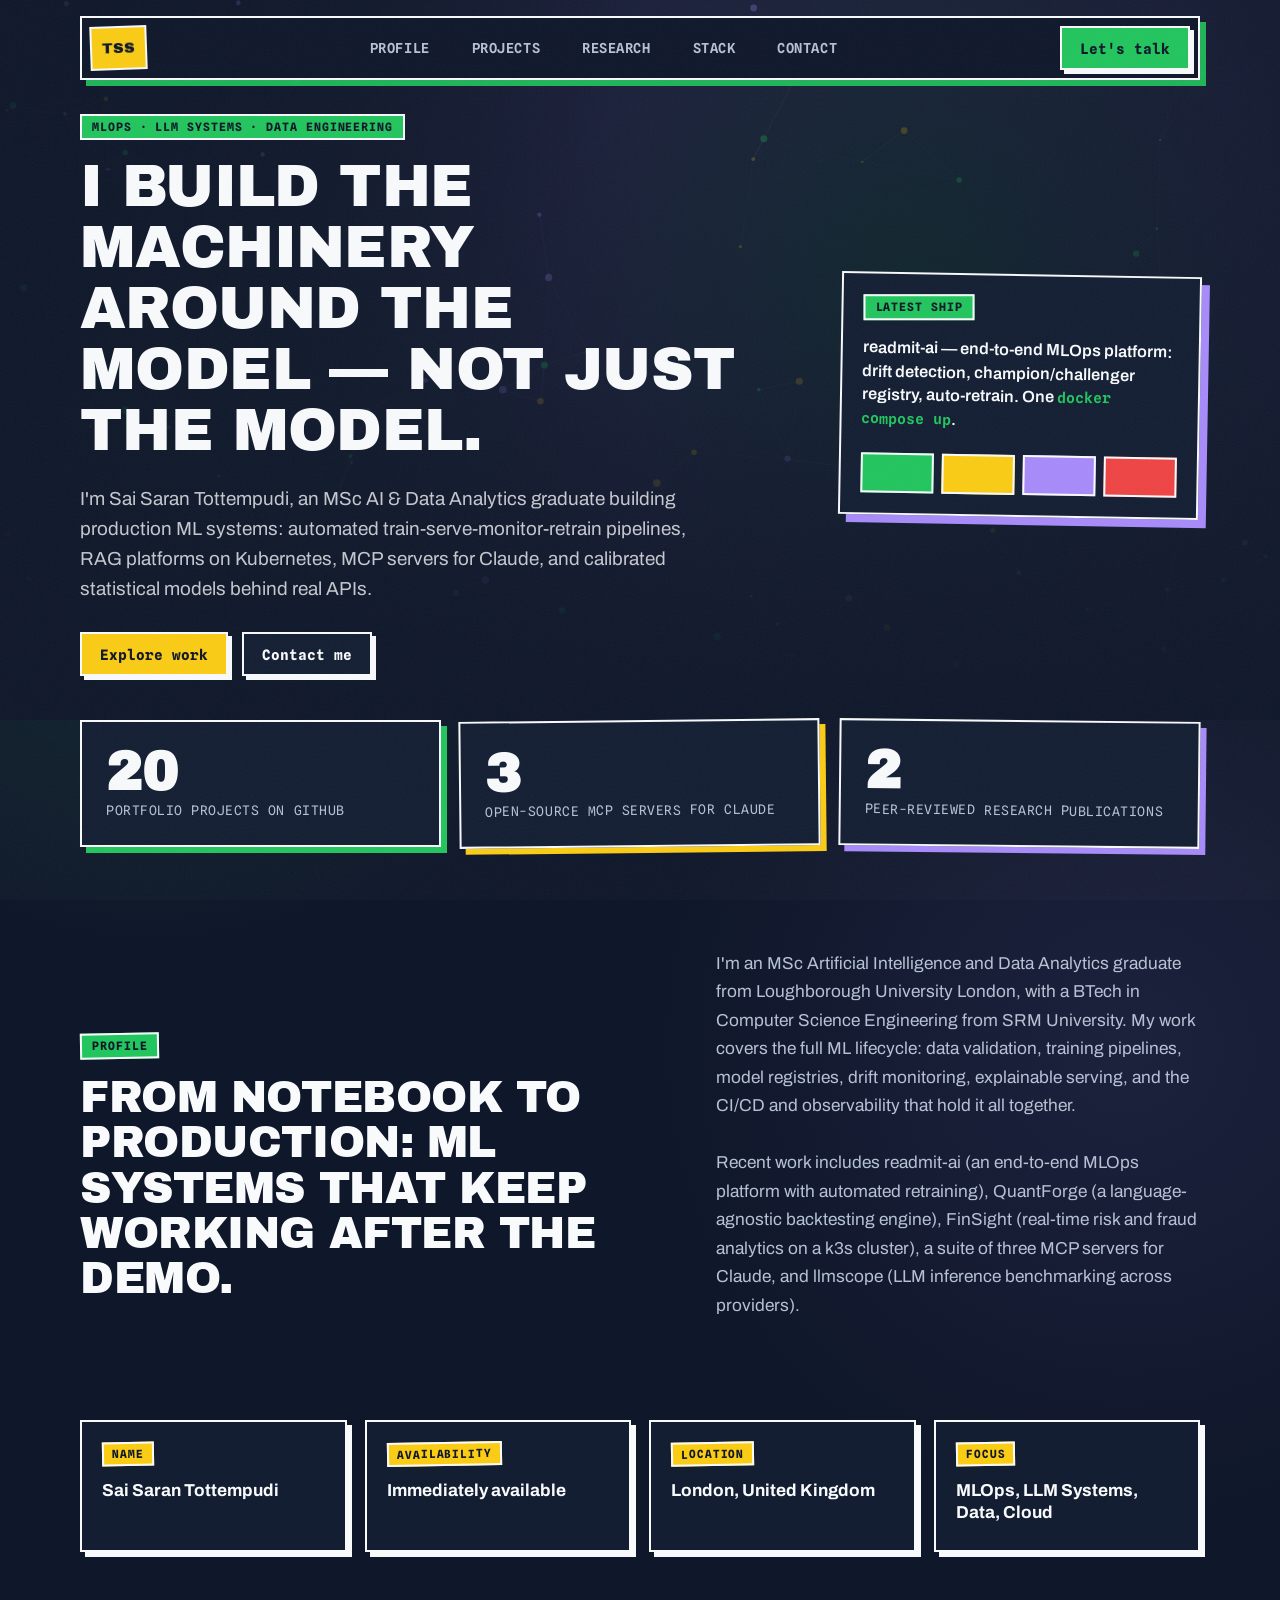
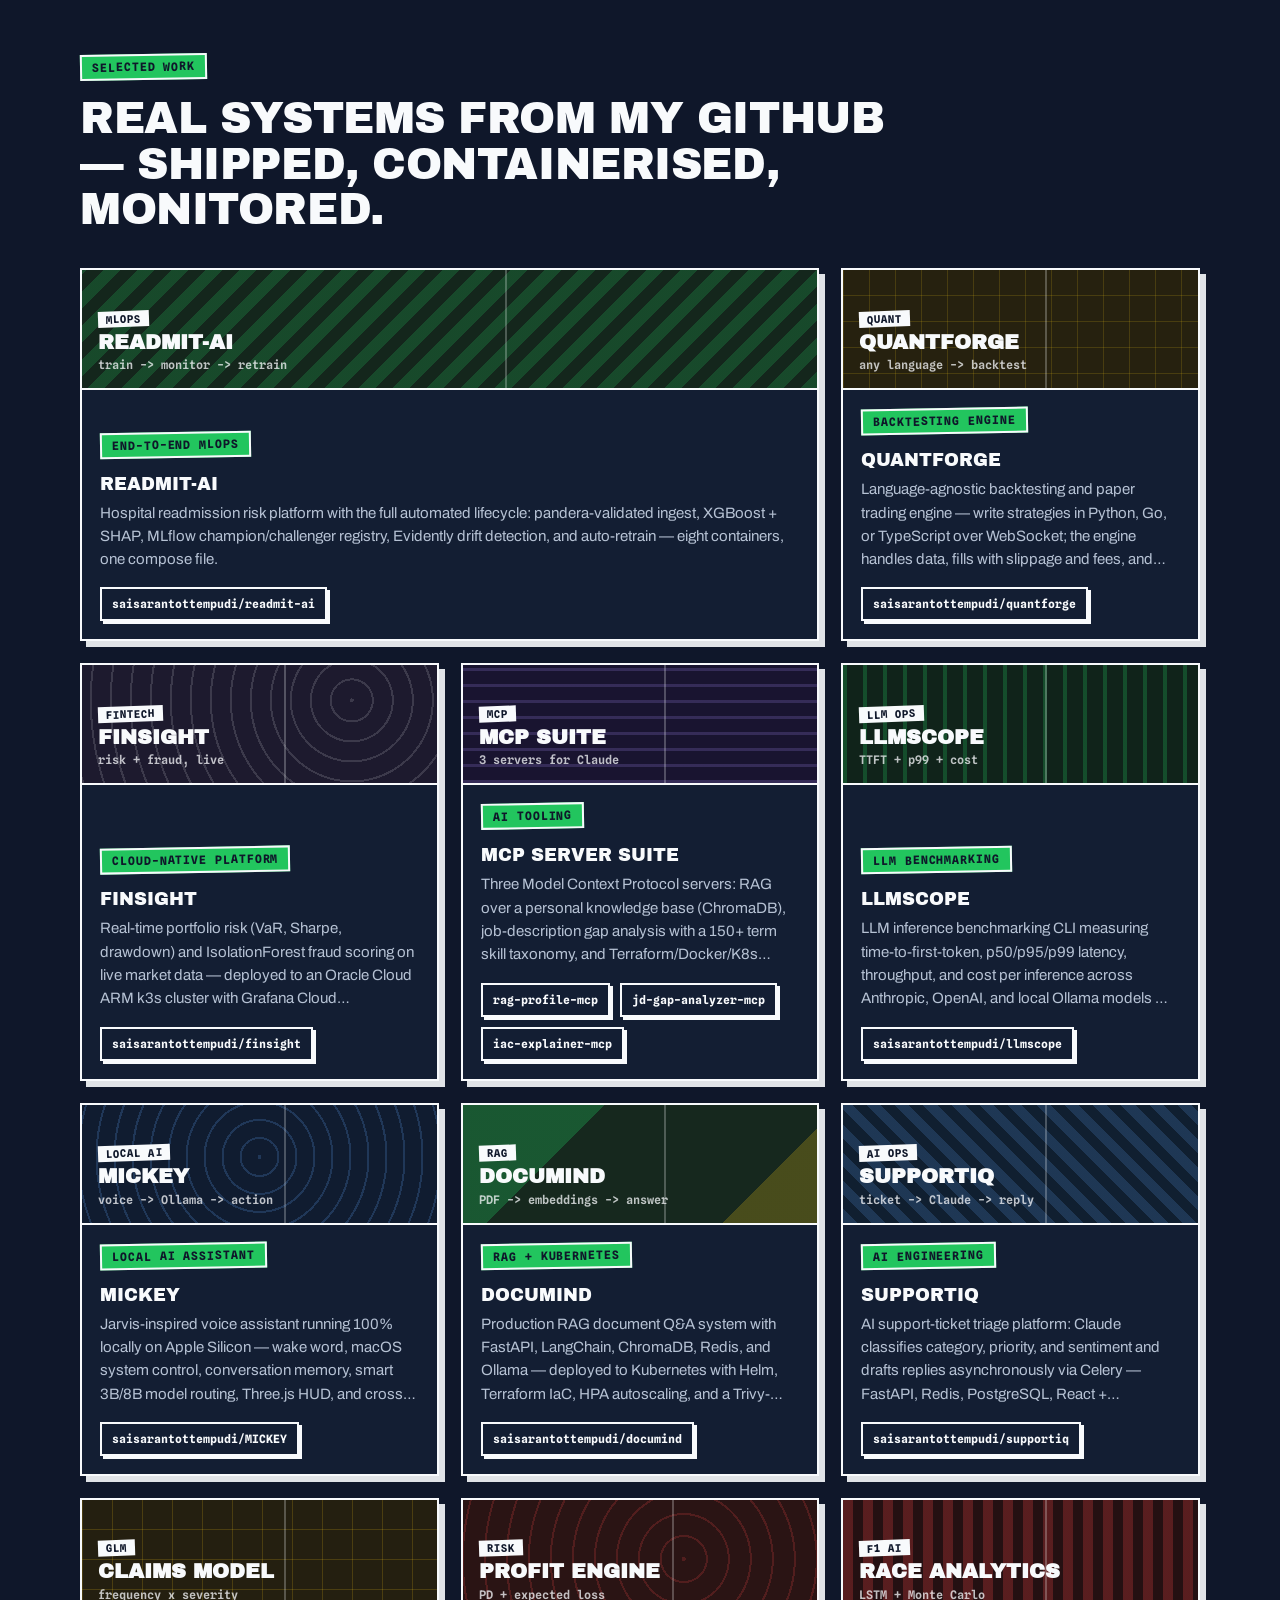
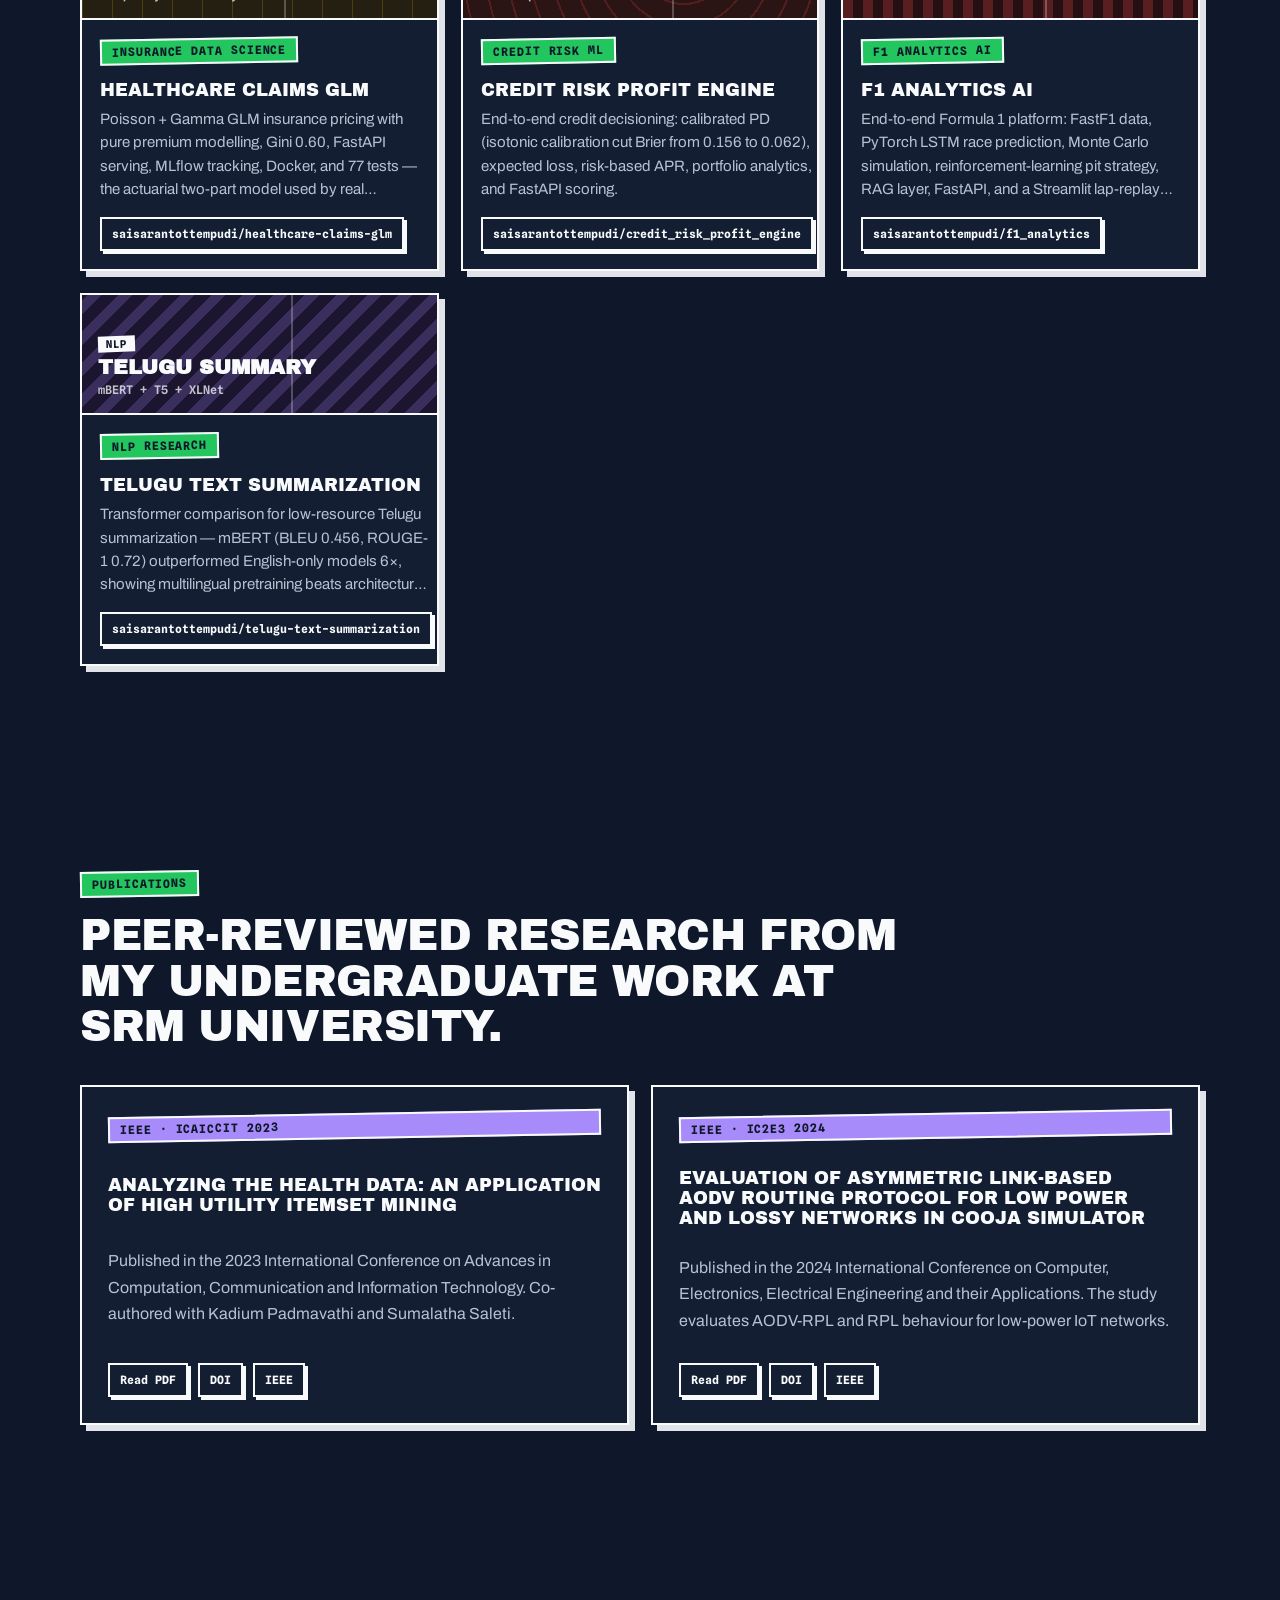
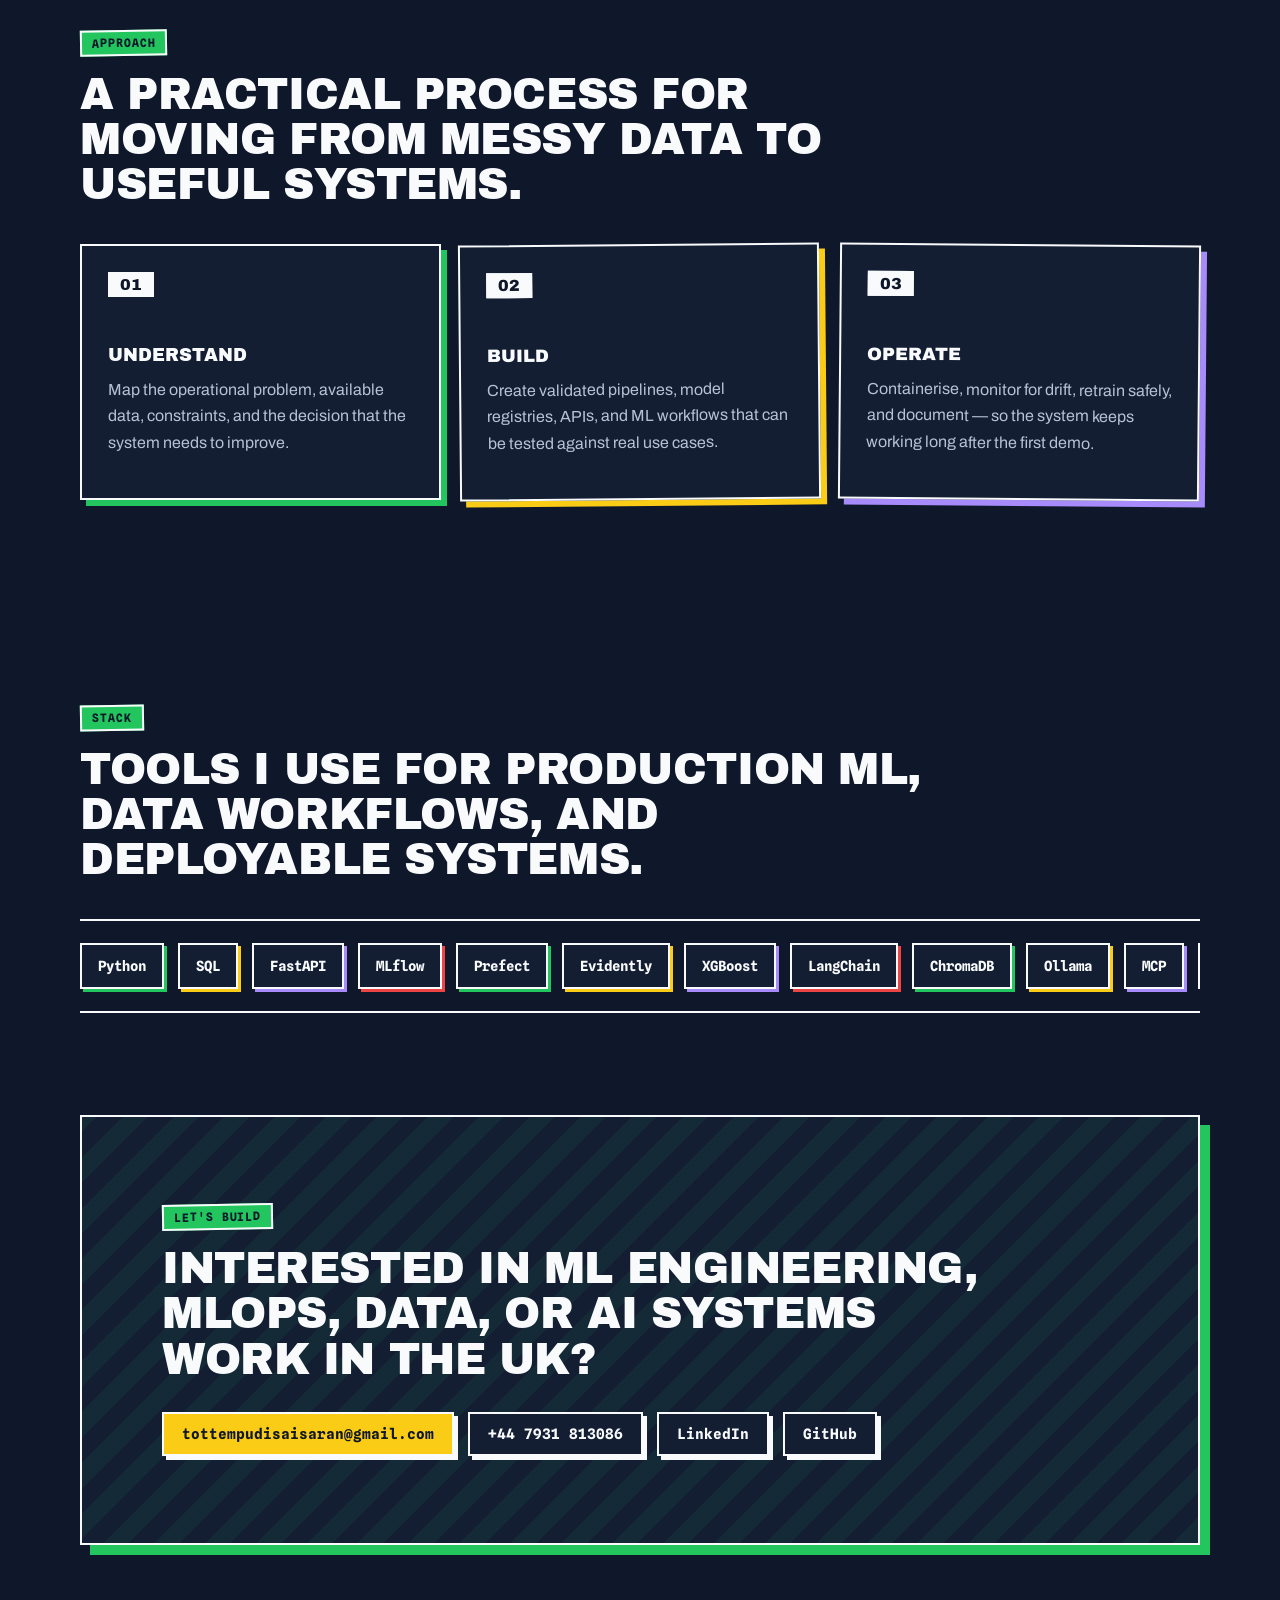
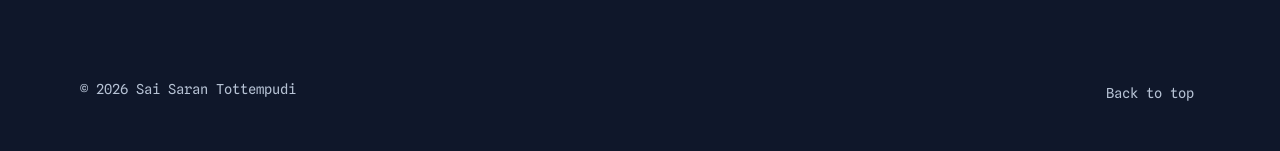
<file: index.html>
<!doctype html>
<html lang="en">
  <head>
    <meta charset="UTF-8" />
    <meta name="viewport" content="width=device-width, initial-scale=1.0" />
    <meta
      name="description"
      content="Portfolio of Sai Saran Tottempudi — ML engineer building end-to-end MLOps platforms, RAG systems, MCP servers, and production ML APIs."
    />
    <title>Sai Saran Tottempudi | ML Engineering & MLOps Portfolio</title>
    <link rel="preconnect" href="https://fonts.googleapis.com" />
    <link rel="preconnect" href="https://fonts.gstatic.com" crossorigin />
    <link
      href="https://fonts.googleapis.com/css2?family=Archivo:wght@400;500;600;700&family=Archivo+Black&family=Spline+Sans+Mono:wght@500;600;700&display=swap"
      rel="stylesheet"
    />
    <link rel="stylesheet" href="styles.css" />
  </head>
  <body>
    <div class="grain" aria-hidden="true"></div>
    <div class="cursor-dot" aria-hidden="true"></div>
    <header class="site-header">
      <a class="brand" href="#about" aria-label="Sai Saran Tottempudi profile">
        <span>TSS</span>
      </a>
      <nav class="nav-links" aria-label="Primary navigation">
        <a href="#about">Profile</a>
        <a href="#work">Projects</a>
        <a href="#publications">Research</a>
        <a href="#stack">Stack</a>
        <a href="#contact">Contact</a>
      </nav>
      <a class="header-cta" href="mailto:tottempudisaisaran@gmail.com">Let&apos;s talk</a>
    </header>

    <main id="top">
      <section class="hero" aria-label="Portfolio introduction">
        <canvas id="hero-canvas" aria-hidden="true"></canvas>
        <div class="hero-shade" aria-hidden="true"></div>
        <div class="hero-content">
          <p class="eyebrow" data-reveal>MLOps · LLM systems · Data engineering</p>
          <h1 data-reveal>
            I build the machinery around the model — not just the model.
          </h1>
          <p class="hero-copy" data-reveal>
            I&apos;m Sai Saran Tottempudi, an MSc AI &amp; Data Analytics graduate
            building production ML systems: automated train-serve-monitor-retrain
            pipelines, RAG platforms on Kubernetes, MCP servers for Claude, and
            calibrated statistical models behind real APIs.
          </p>
          <div class="hero-actions" data-reveal>
            <a class="button primary" href="#work">Explore work</a>
            <a class="button secondary" href="#contact">Contact me</a>
          </div>
        </div>
        <aside class="hero-panel" data-reveal aria-label="Current focus">
          <span class="panel-kicker">Latest ship</span>
          <strong>readmit-ai — end-to-end MLOps platform: drift detection, champion/challenger registry, auto-retrain. One <code>docker compose up</code>.</strong>
          <div class="signal-row">
            <span></span>
            <span></span>
            <span></span>
            <span></span>
          </div>
        </aside>
      </section>

      <section class="metrics" aria-label="Portfolio metrics">
        <div data-reveal>
          <strong data-count="20">0</strong>
          <span>Portfolio projects on GitHub</span>
        </div>
        <div data-reveal>
          <strong data-count="3">0</strong>
          <span>Open-source MCP servers for Claude</span>
        </div>
        <div data-reveal>
          <strong data-count="2">0</strong>
          <span>Peer-reviewed research publications</span>
        </div>
      </section>

      <section class="section intro" id="about">
        <div class="section-heading" data-reveal>
          <p class="eyebrow">Profile</p>
          <h2>From notebook to production: ML systems that keep working after the demo.</h2>
        </div>
        <p class="intro-copy" data-reveal>
          I&apos;m an MSc Artificial Intelligence and Data Analytics graduate from
          Loughborough University London, with a BTech in Computer Science
          Engineering from SRM University. My work covers the full ML lifecycle:
          data validation, training pipelines, model registries, drift
          monitoring, explainable serving, and the CI/CD and observability that
          hold it all together.
          <br /><br />
          Recent work includes readmit-ai (an end-to-end MLOps platform with
          automated retraining), QuantForge (a language-agnostic backtesting
          engine), FinSight (real-time risk and fraud analytics on a k3s
          cluster), a suite of three MCP servers for Claude, and llmscope
          (LLM inference benchmarking across providers).
        </p>
      </section>

      <section class="profile-strip" aria-label="Personal details">
        <div data-reveal>
          <span>Name</span>
          <strong>Sai Saran Tottempudi</strong>
        </div>
        <div data-reveal>
          <span>Availability</span>
          <strong>Immediately available</strong>
        </div>
        <div data-reveal>
          <span>Location</span>
          <strong>London, United Kingdom</strong>
        </div>
        <div data-reveal>
          <span>Focus</span>
          <strong>MLOps, LLM Systems, Data, Cloud</strong>
        </div>
      </section>

      <section class="section work" id="work">
        <div class="section-heading" data-reveal>
          <p class="eyebrow">Selected work</p>
          <h2>Real systems from my GitHub — shipped, containerised, monitored.</h2>
        </div>
        <div class="project-grid" aria-label="Project grid">
          <article class="project-card" data-reveal>
            <div class="project-visual project-shot shot-readmit" aria-hidden="true">
              <span>MLOps</span>
              <strong>readmit-ai</strong>
              <em>train -> monitor -> retrain</em>
            </div>
            <div class="project-body">
              <p>End-to-end MLOps</p>
              <h3>readmit-ai</h3>
              <span>Hospital readmission risk platform with the full automated lifecycle: pandera-validated ingest, XGBoost + SHAP, MLflow champion/challenger registry, Evidently drift detection, and auto-retrain — eight containers, one compose file.</span>
              <div class="project-links" aria-label="readmit-ai project links">
                <a class="button secondary" href="https://github.com/saisarantottempudi/readmit-ai" target="_blank" rel="noreferrer">saisarantottempudi/readmit-ai</a>
              </div>
            </div>
          </article>
          <article class="project-card" data-reveal>
            <div class="project-visual project-shot shot-quant" aria-hidden="true">
              <span>Quant</span>
              <strong>QuantForge</strong>
              <em>any language -> backtest</em>
            </div>
            <div class="project-body">
              <p>Backtesting engine</p>
              <h3>QuantForge</h3>
              <span>Language-agnostic backtesting and paper trading engine — write strategies in Python, Go, or TypeScript over WebSocket; the engine handles data, fills with slippage and fees, and reports Sharpe, drawdown, and VaR.</span>
              <div class="project-links" aria-label="QuantForge project links">
                <a class="button secondary" href="https://github.com/saisarantottempudi/quantforge" target="_blank" rel="noreferrer">saisarantottempudi/quantforge</a>
              </div>
            </div>
          </article>
          <article class="project-card" data-reveal>
            <div class="project-visual project-shot shot-finsight" aria-hidden="true">
              <span>Fintech</span>
              <strong>FinSight</strong>
              <em>risk + fraud, live</em>
            </div>
            <div class="project-body">
              <p>Cloud-native platform</p>
              <h3>FinSight</h3>
              <span>Real-time portfolio risk (VaR, Sharpe, drawdown) and IsolationForest fraud scoring on live market data — deployed to an Oracle Cloud ARM k3s cluster with Grafana Cloud observability, entirely on free tiers.</span>
              <div class="project-links" aria-label="FinSight project links">
                <a class="button secondary" href="https://github.com/saisarantottempudi/finsight" target="_blank" rel="noreferrer">saisarantottempudi/finsight</a>
              </div>
            </div>
          </article>
          <article class="project-card" data-reveal>
            <div class="project-visual project-shot shot-mcp" aria-hidden="true">
              <span>MCP</span>
              <strong>MCP Suite</strong>
              <em>3 servers for Claude</em>
            </div>
            <div class="project-body">
              <p>AI tooling</p>
              <h3>MCP Server Suite</h3>
              <span>Three Model Context Protocol servers: RAG over a personal knowledge base (ChromaDB), job-description gap analysis with a 150+ term skill taxonomy, and Terraform/Docker/K8s security scanning.</span>
              <div class="project-links" aria-label="MCP server suite links">
                <a class="button secondary" href="https://github.com/saisarantottempudi/rag-profile-mcp" target="_blank" rel="noreferrer">rag-profile-mcp</a>
                <a class="button secondary" href="https://github.com/saisarantottempudi/jd-gap-analyzer-mcp" target="_blank" rel="noreferrer">jd-gap-analyzer-mcp</a>
                <a class="button secondary" href="https://github.com/saisarantottempudi/iac-explainer-mcp" target="_blank" rel="noreferrer">iac-explainer-mcp</a>
              </div>
            </div>
          </article>
          <article class="project-card" data-reveal>
            <div class="project-visual project-shot shot-llmscope" aria-hidden="true">
              <span>LLM Ops</span>
              <strong>llmscope</strong>
              <em>TTFT + p99 + cost</em>
            </div>
            <div class="project-body">
              <p>LLM benchmarking</p>
              <h3>llmscope</h3>
              <span>LLM inference benchmarking CLI measuring time-to-first-token, p50/p95/p99 latency, throughput, and cost per inference across Anthropic, OpenAI, and local Ollama models — with concurrent load testing.</span>
              <div class="project-links" aria-label="llmscope project links">
                <a class="button secondary" href="https://github.com/saisarantottempudi/llmscope" target="_blank" rel="noreferrer">saisarantottempudi/llmscope</a>
              </div>
            </div>
          </article>
          <article class="project-card" data-reveal>
            <div class="project-visual project-shot shot-mickey" aria-hidden="true">
              <span>Local AI</span>
              <strong>MICKEY</strong>
              <em>voice -> Ollama -> action</em>
            </div>
            <div class="project-body">
              <p>Local AI assistant</p>
              <h3>MICKEY</h3>
              <span>Jarvis-inspired voice assistant running 100% locally on Apple Silicon — wake word, macOS system control, conversation memory, smart 3B/8B model routing, Three.js HUD, and cross-device access via Tailscale.</span>
              <div class="project-links" aria-label="MICKEY project links">
                <a class="button secondary" href="https://github.com/saisarantottempudi/MICKEY" target="_blank" rel="noreferrer">saisarantottempudi/MICKEY</a>
              </div>
            </div>
          </article>
          <article class="project-card" data-reveal>
            <div class="project-visual project-shot shot-documind" aria-hidden="true">
              <span>RAG</span>
              <strong>DocuMind</strong>
              <em>PDF -> embeddings -> answer</em>
            </div>
            <div class="project-body">
              <p>RAG + Kubernetes</p>
              <h3>DocuMind</h3>
              <span>Production RAG document Q&amp;A system with FastAPI, LangChain, ChromaDB, Redis, and Ollama — deployed to Kubernetes with Helm, Terraform IaC, HPA autoscaling, and a Trivy-scanned CI/CD pipeline.</span>
              <div class="project-links" aria-label="DocuMind project links">
                <a class="button secondary" href="https://github.com/saisarantottempudi/documind" target="_blank" rel="noreferrer">saisarantottempudi/documind</a>
              </div>
            </div>
          </article>
          <article class="project-card" data-reveal>
            <div class="project-visual project-shot shot-support" aria-hidden="true">
              <span>AI Ops</span>
              <strong>SupportIQ</strong>
              <em>ticket -> Claude -> reply</em>
            </div>
            <div class="project-body">
              <p>AI engineering</p>
              <h3>SupportIQ</h3>
              <span>AI support-ticket triage platform: Claude classifies category, priority, and sentiment and drafts replies asynchronously via Celery — FastAPI, Redis, PostgreSQL, React + TypeScript, green CI.</span>
              <div class="project-links" aria-label="SupportIQ links">
                <a class="button secondary" href="https://github.com/saisarantottempudi/supportiq" target="_blank" rel="noreferrer">saisarantottempudi/supportiq</a>
              </div>
            </div>
          </article>
          <article class="project-card" data-reveal>
            <div class="project-visual project-shot shot-glm" aria-hidden="true">
              <span>GLM</span>
              <strong>Claims Model</strong>
              <em>frequency x severity</em>
            </div>
            <div class="project-body">
              <p>Insurance data science</p>
              <h3>Healthcare Claims GLM</h3>
              <span>Poisson + Gamma GLM insurance pricing with pure premium modelling, Gini 0.60, FastAPI serving, MLflow tracking, Docker, and 77 tests — the actuarial two-part model used by real insurers.</span>
              <div class="project-links" aria-label="Healthcare Claims GLM links">
                <a class="button secondary" href="https://github.com/saisarantottempudi/healthcare-claims-glm" target="_blank" rel="noreferrer">saisarantottempudi/healthcare-claims-glm</a>
              </div>
            </div>
          </article>
          <article class="project-card" data-reveal>
            <div class="project-visual project-shot shot-credit" aria-hidden="true">
              <span>Risk</span>
              <strong>Profit Engine</strong>
              <em>PD + expected loss</em>
            </div>
            <div class="project-body">
              <p>Credit risk ML</p>
              <h3>Credit Risk Profit Engine</h3>
              <span>End-to-end credit decisioning: calibrated PD (isotonic calibration cut Brier from 0.156 to 0.062), expected loss, risk-based APR, portfolio analytics, and FastAPI scoring.</span>
              <div class="project-links" aria-label="Credit Risk Profit Engine links">
                <a class="button secondary" href="https://github.com/saisarantottempudi/credit_risk_profit_engine" target="_blank" rel="noreferrer">saisarantottempudi/credit_risk_profit_engine</a>
              </div>
            </div>
          </article>
          <article class="project-card" data-reveal>
            <div class="project-visual project-shot shot-f1" aria-hidden="true">
              <span>F1 AI</span>
              <strong>Race Analytics</strong>
              <em>LSTM + Monte Carlo</em>
            </div>
            <div class="project-body">
              <p>F1 analytics AI</p>
              <h3>F1 Analytics AI</h3>
              <span>End-to-end Formula 1 platform: FastF1 data, PyTorch LSTM race prediction, Monte Carlo simulation, reinforcement-learning pit strategy, RAG layer, FastAPI, and a Streamlit lap-replay frontend.</span>
              <div class="project-links" aria-label="F1 Analytics AI links">
                <a class="button secondary" href="https://github.com/saisarantottempudi/f1_analytics" target="_blank" rel="noreferrer">saisarantottempudi/f1_analytics</a>
              </div>
            </div>
          </article>
          <article class="project-card" data-reveal>
            <div class="project-visual project-shot shot-telugu" aria-hidden="true">
              <span>NLP</span>
              <strong>Telugu Summary</strong>
              <em>mBERT + T5 + XLNet</em>
            </div>
            <div class="project-body">
              <p>NLP research</p>
              <h3>Telugu Text Summarization</h3>
              <span>Transformer comparison for low-resource Telugu summarization — mBERT (BLEU 0.456, ROUGE-1 0.72) outperformed English-only models 6×, showing multilingual pretraining beats architecture choice.</span>
              <div class="project-links" aria-label="Telugu Text Summarization links">
                <a class="button secondary" href="https://github.com/saisarantottempudi/telugu-text-summarization" target="_blank" rel="noreferrer">saisarantottempudi/telugu-text-summarization</a>
              </div>
            </div>
          </article>
        </div>
      </section>

      <section class="section publications" id="publications">
        <div class="section-heading" data-reveal>
          <p class="eyebrow">Publications</p>
          <h2>Peer-reviewed research from my undergraduate work at SRM University.</h2>
        </div>
        <div class="publication-grid">
          <article class="publication-card" data-reveal>
            <p>IEEE · ICAICCIT 2023</p>
            <h3>Analyzing the Health Data: An Application of High Utility Itemset Mining</h3>
            <span>
              Published in the 2023 International Conference on Advances in
              Computation, Communication and Information Technology. Co-authored
              with Kadium Padmavathi and Sumalatha Saleti.
            </span>
            <div class="project-links" aria-label="Health data publication links">
              <a class="button secondary" href="assets/papers/analyzing-health-data-high-utility-itemset-mining.pdf" target="_blank" rel="noreferrer">Read PDF</a>
              <a class="button secondary" href="https://doi.org/10.1109/ICAICCIT60255.2023.10466177" target="_blank" rel="noreferrer">DOI</a>
              <a class="button secondary" href="https://ieeexplore.ieee.org/document/10466177" target="_blank" rel="noreferrer">IEEE</a>
            </div>
          </article>
          <article class="publication-card" data-reveal>
            <p>IEEE · IC2E3 2024</p>
            <h3>Evaluation of Asymmetric Link-Based AODV Routing Protocol for Low Power and Lossy Networks in COOJA Simulator</h3>
            <span>
              Published in the 2024 International Conference on Computer,
              Electronics, Electrical Engineering and their Applications. The
              study evaluates AODV-RPL and RPL behaviour for low-power IoT networks.
            </span>
            <div class="project-links" aria-label="AODV-RPL publication links">
              <a class="button secondary" href="assets/papers/aodv-rpl-cooja-simulator.pdf" target="_blank" rel="noreferrer">Read PDF</a>
              <a class="button secondary" href="https://doi.org/10.1109/ic2e362166.2024.10826896" target="_blank" rel="noreferrer">DOI</a>
              <a class="button secondary" href="https://ieeexplore.ieee.org/document/10826896" target="_blank" rel="noreferrer">IEEE</a>
            </div>
          </article>
        </div>
      </section>

      <section class="section process">
        <div class="section-heading" data-reveal>
          <p class="eyebrow">Approach</p>
          <h2>A practical process for moving from messy data to useful systems.</h2>
        </div>
        <div class="process-list">
          <div data-reveal>
            <span>01</span>
            <h3>Understand</h3>
            <p>Map the operational problem, available data, constraints, and the decision that the system needs to improve.</p>
          </div>
          <div data-reveal>
            <span>02</span>
            <h3>Build</h3>
            <p>Create validated pipelines, model registries, APIs, and ML workflows that can be tested against real use cases.</p>
          </div>
          <div data-reveal>
            <span>03</span>
            <h3>Operate</h3>
            <p>Containerise, monitor for drift, retrain safely, and document — so the system keeps working long after the first demo.</p>
          </div>
        </div>
      </section>

      <section class="section stack" id="stack">
        <div class="section-heading" data-reveal>
          <p class="eyebrow">Stack</p>
          <h2>Tools I use for production ML, data workflows, and deployable systems.</h2>
        </div>
        <div class="stack-marquee" data-reveal aria-label="Technology stack">
          <div>
            <span>Python</span>
            <span>SQL</span>
            <span>FastAPI</span>
            <span>MLflow</span>
            <span>Prefect</span>
            <span>Evidently</span>
            <span>XGBoost</span>
            <span>LangChain</span>
            <span>ChromaDB</span>
            <span>Ollama</span>
            <span>MCP</span>
            <span>PyTorch</span>
            <span>Hugging Face</span>
            <span>scikit-learn</span>
            <span>LightGBM</span>
            <span>Redis</span>
            <span>PostgreSQL</span>
            <span>Docker</span>
            <span>Kubernetes</span>
            <span>Helm</span>
            <span>Terraform</span>
            <span>Prometheus</span>
            <span>Grafana</span>
            <span>GitHub Actions</span>
            <span>React</span>
            <span>TypeScript</span>
          </div>
          <div aria-hidden="true">
            <span>Python</span>
            <span>SQL</span>
            <span>FastAPI</span>
            <span>MLflow</span>
            <span>Prefect</span>
            <span>Evidently</span>
            <span>XGBoost</span>
            <span>LangChain</span>
            <span>ChromaDB</span>
            <span>Ollama</span>
            <span>MCP</span>
            <span>PyTorch</span>
            <span>Hugging Face</span>
            <span>scikit-learn</span>
            <span>LightGBM</span>
            <span>Redis</span>
            <span>PostgreSQL</span>
            <span>Docker</span>
            <span>Kubernetes</span>
            <span>Helm</span>
            <span>Terraform</span>
            <span>Prometheus</span>
            <span>Grafana</span>
            <span>GitHub Actions</span>
            <span>React</span>
            <span>TypeScript</span>
          </div>
        </div>
      </section>

      <section class="section contact" id="contact">
        <div class="contact-inner" data-reveal>
          <p class="eyebrow">Let&apos;s build</p>
          <h2>Interested in ML engineering, MLOps, data, or AI systems work in the UK?</h2>
          <div class="contact-actions">
            <a class="button primary" href="mailto:tottempudisaisaran@gmail.com">tottempudisaisaran@gmail.com</a>
            <a class="button secondary" href="tel:+447931813086">+44 7931 813086</a>
            <a class="button secondary" href="https://www.linkedin.com/in/tottempudi-sai-saran">LinkedIn</a>
            <a class="button secondary" href="https://github.com/saisarantottempudi">GitHub</a>
          </div>
        </div>
      </section>
    </main>

    <footer class="site-footer">
      <span>© 2026 Sai Saran Tottempudi</span>
      <a href="#top">Back to top</a>
    </footer>

    <script src="script.js"></script>
  </body>
</html>
</file>
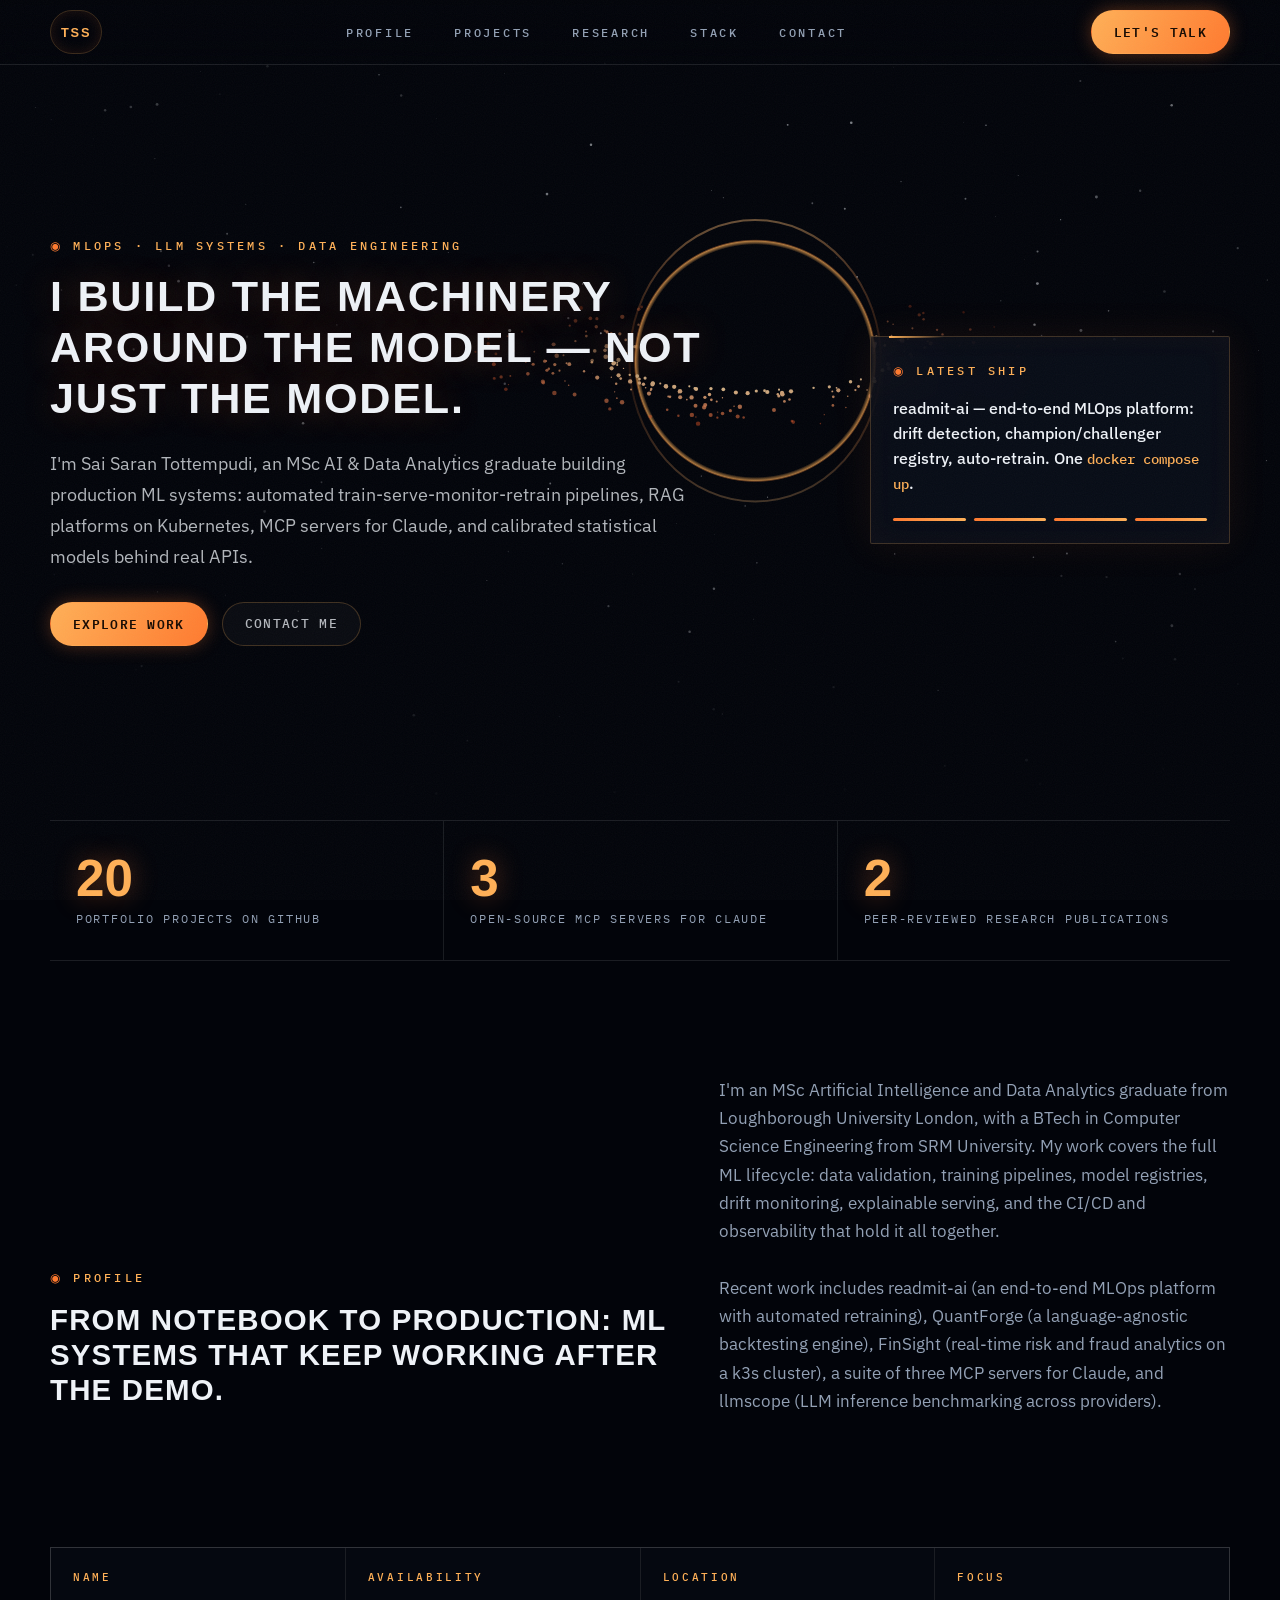
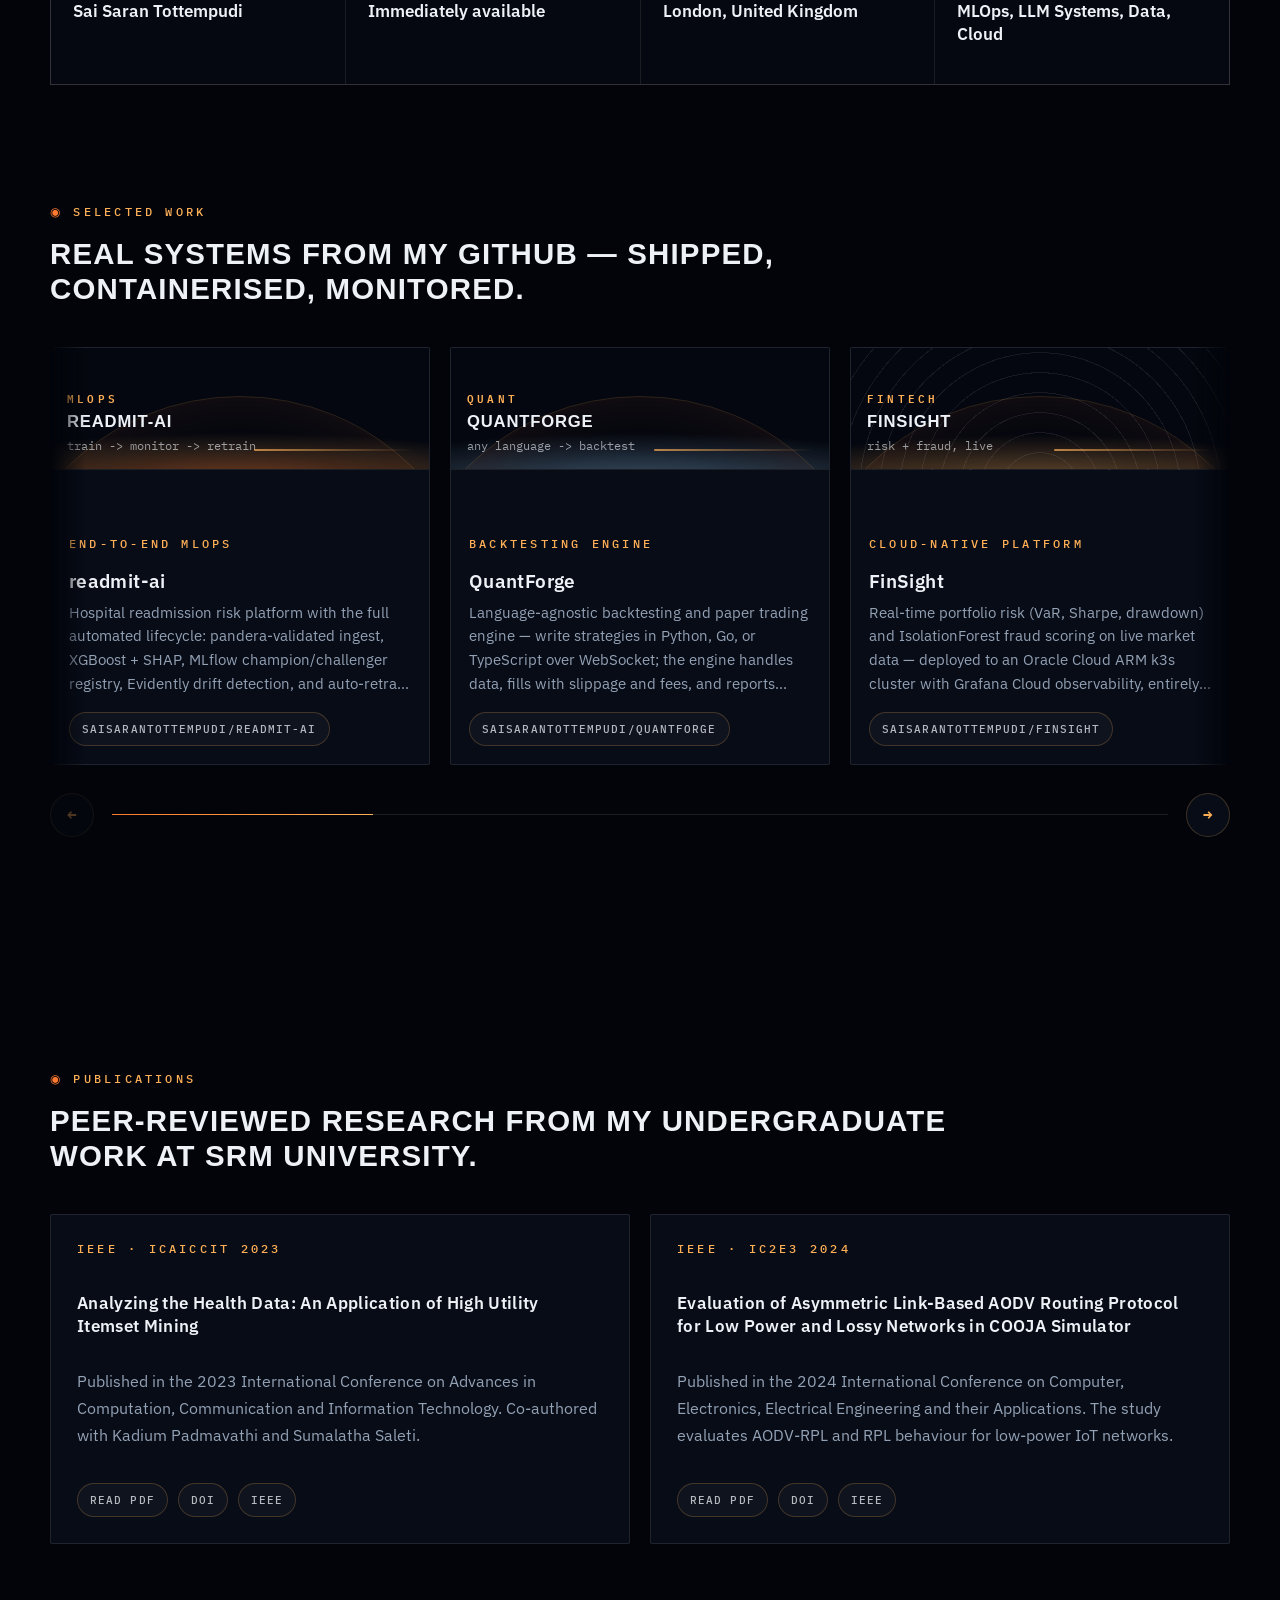
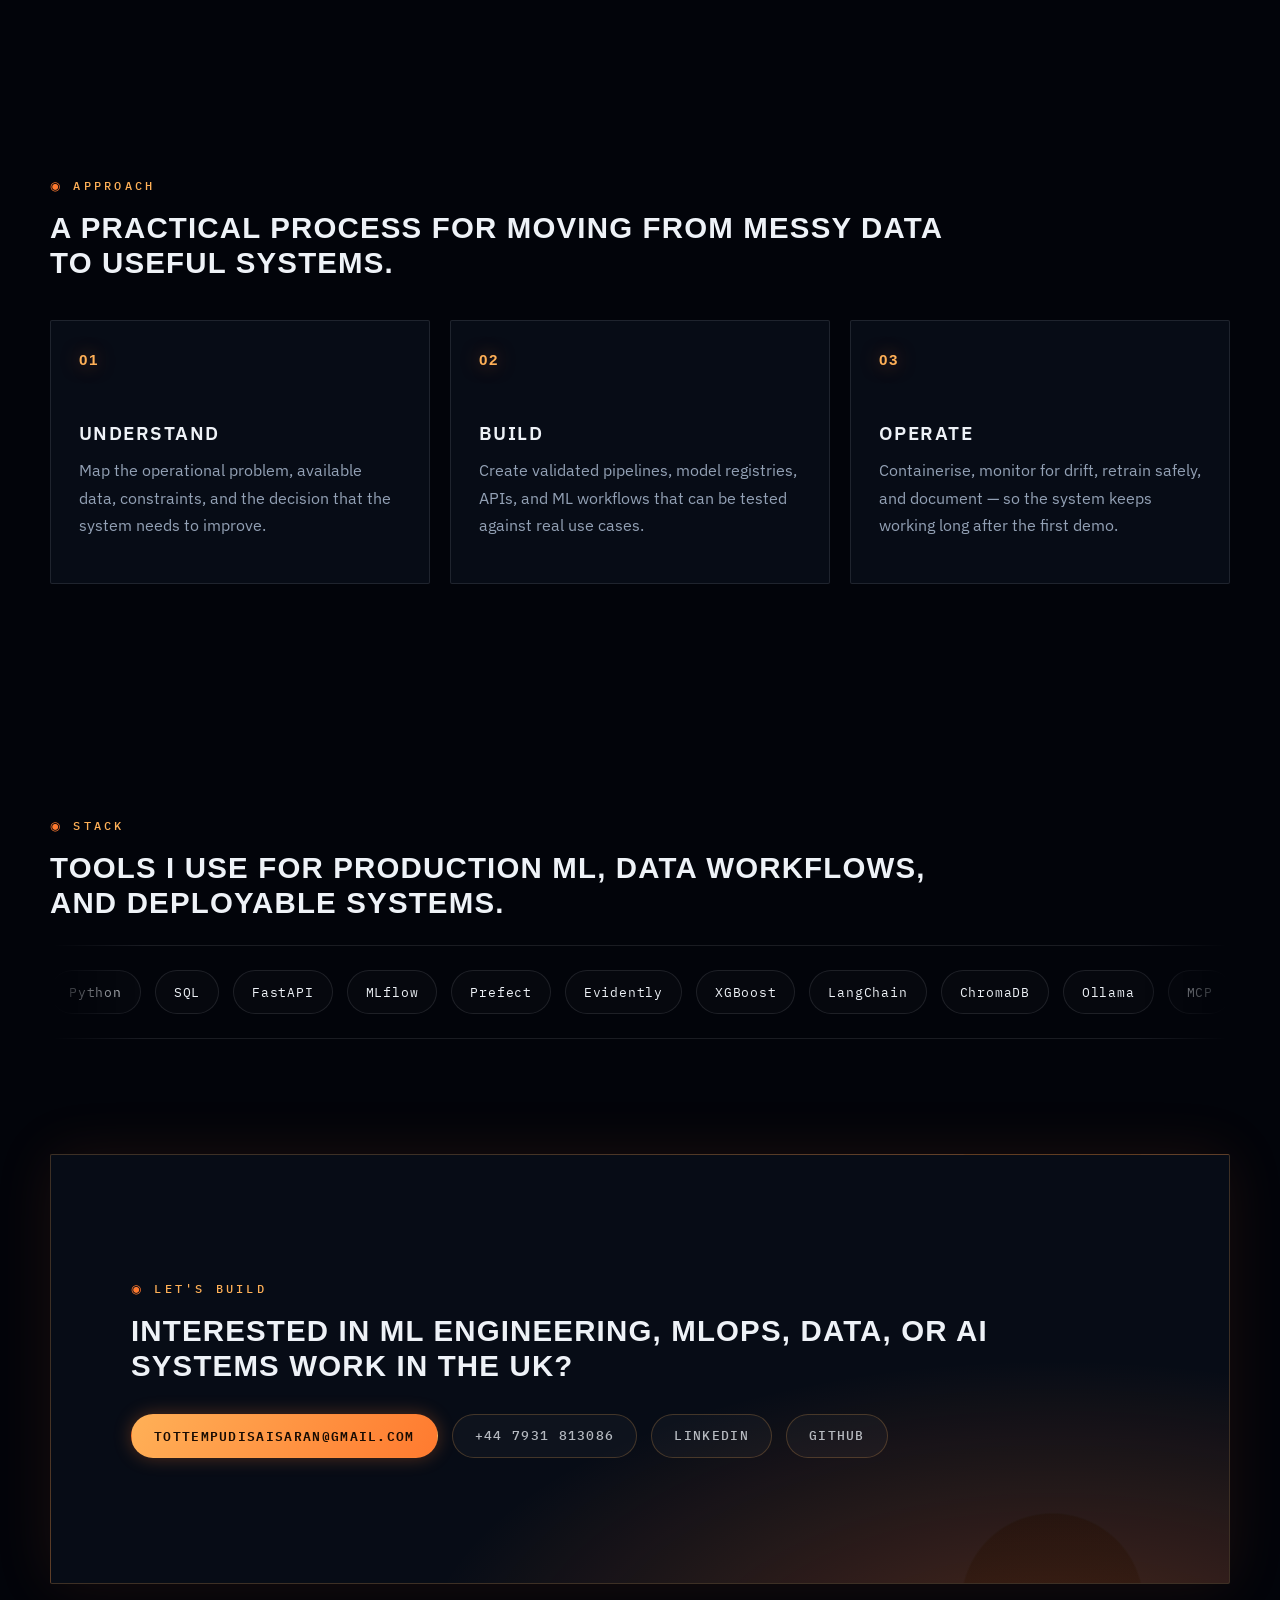
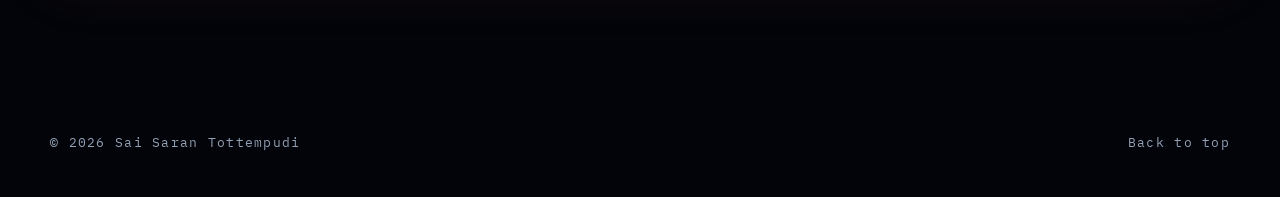
<file: v2/index.html>
<!doctype html>
<html lang="en">
  <head>
    <meta charset="UTF-8" />
    <meta name="viewport" content="width=device-width, initial-scale=1.0" />
    <meta
      name="description"
      content="Portfolio of Sai Saran Tottempudi — ML engineer building end-to-end MLOps platforms, RAG systems, MCP servers, and production ML APIs."
    />
    <title>Sai Saran Tottempudi | ML Engineering & MLOps — Event Horizon</title>
    <link rel="preconnect" href="https://fonts.googleapis.com" />
    <link rel="preconnect" href="https://fonts.gstatic.com" crossorigin />
    <link
      href="https://fonts.googleapis.com/css2?family=Syncopate:wght@400;700&family=IBM+Plex+Sans:wght@400;500;600&family=IBM+Plex+Mono:wght@400;500;600&display=swap"
      rel="stylesheet"
    />
    <link rel="stylesheet" href="styles.css" />
  </head>
  <body>
    <div class="grain" aria-hidden="true"></div>
    <div class="cursor-dot" aria-hidden="true"></div>
    <header class="site-header">
      <a class="brand" href="#about" aria-label="Sai Saran Tottempudi profile">
        <span>TSS</span>
      </a>
      <nav class="nav-links" aria-label="Primary navigation">
        <a href="#about">Profile</a>
        <a href="#work">Projects</a>
        <a href="#publications">Research</a>
        <a href="#stack">Stack</a>
        <a href="#contact">Contact</a>
      </nav>
      <a class="header-cta" href="mailto:tottempudisaisaran@gmail.com">Let&apos;s talk</a>
    </header>

    <main id="top">
      <section class="hero" aria-label="Portfolio introduction">
        <canvas id="hero-canvas" aria-hidden="true"></canvas>
        <div class="hero-shade" aria-hidden="true"></div>
        <div class="hero-content">
          <p class="eyebrow" data-reveal>MLOps · LLM systems · Data engineering</p>
          <h1 data-reveal>
            I build the machinery around the model — not just the model.
          </h1>
          <p class="hero-copy" data-reveal>
            I&apos;m Sai Saran Tottempudi, an MSc AI &amp; Data Analytics graduate
            building production ML systems: automated train-serve-monitor-retrain
            pipelines, RAG platforms on Kubernetes, MCP servers for Claude, and
            calibrated statistical models behind real APIs.
          </p>
          <div class="hero-actions" data-reveal>
            <a class="button primary" href="#work">Explore work</a>
            <a class="button secondary" href="#contact">Contact me</a>
          </div>
        </div>
        <aside class="hero-panel" data-reveal aria-label="Current focus">
          <span class="panel-kicker">Latest ship</span>
          <strong>readmit-ai — end-to-end MLOps platform: drift detection, champion/challenger registry, auto-retrain. One <code>docker compose up</code>.</strong>
          <div class="signal-row">
            <span></span>
            <span></span>
            <span></span>
            <span></span>
          </div>
        </aside>
      </section>

      <section class="metrics" aria-label="Portfolio metrics">
        <div data-reveal>
          <strong data-count="20">0</strong>
          <span>Portfolio projects on GitHub</span>
        </div>
        <div data-reveal>
          <strong data-count="3">0</strong>
          <span>Open-source MCP servers for Claude</span>
        </div>
        <div data-reveal>
          <strong data-count="2">0</strong>
          <span>Peer-reviewed research publications</span>
        </div>
      </section>

      <section class="section intro" id="about">
        <div class="section-heading" data-reveal>
          <p class="eyebrow">Profile</p>
          <h2>From notebook to production: ML systems that keep working after the demo.</h2>
        </div>
        <p class="intro-copy" data-reveal>
          I&apos;m an MSc Artificial Intelligence and Data Analytics graduate from
          Loughborough University London, with a BTech in Computer Science
          Engineering from SRM University. My work covers the full ML lifecycle:
          data validation, training pipelines, model registries, drift
          monitoring, explainable serving, and the CI/CD and observability that
          hold it all together.
          <br /><br />
          Recent work includes readmit-ai (an end-to-end MLOps platform with
          automated retraining), QuantForge (a language-agnostic backtesting
          engine), FinSight (real-time risk and fraud analytics on a k3s
          cluster), a suite of three MCP servers for Claude, and llmscope
          (LLM inference benchmarking across providers).
        </p>
      </section>

      <section class="profile-strip" aria-label="Personal details">
        <div data-reveal>
          <span>Name</span>
          <strong>Sai Saran Tottempudi</strong>
        </div>
        <div data-reveal>
          <span>Availability</span>
          <strong>Immediately available</strong>
        </div>
        <div data-reveal>
          <span>Location</span>
          <strong>London, United Kingdom</strong>
        </div>
        <div data-reveal>
          <span>Focus</span>
          <strong>MLOps, LLM Systems, Data, Cloud</strong>
        </div>
      </section>

      <section class="section work" id="work">
        <div class="section-heading" data-reveal>
          <p class="eyebrow">Selected work</p>
          <h2>Real systems from my GitHub — shipped, containerised, monitored.</h2>
        </div>
        <div class="project-carousel" data-reveal>
          <div class="carousel-track" data-carousel-track aria-label="Project carousel" tabindex="0">
          <article class="project-card" data-reveal>
            <div class="project-visual project-shot shot-readmit" aria-hidden="true">
              <span>MLOps</span>
              <strong>readmit-ai</strong>
              <em>train -> monitor -> retrain</em>
            </div>
            <div class="project-body">
              <p>End-to-end MLOps</p>
              <h3>readmit-ai</h3>
              <span>Hospital readmission risk platform with the full automated lifecycle: pandera-validated ingest, XGBoost + SHAP, MLflow champion/challenger registry, Evidently drift detection, and auto-retrain — eight containers, one compose file.</span>
              <div class="project-links" aria-label="readmit-ai project links">
                <a class="button secondary" href="https://github.com/saisarantottempudi/readmit-ai" target="_blank" rel="noreferrer">saisarantottempudi/readmit-ai</a>
              </div>
            </div>
          </article>
          <article class="project-card" data-reveal>
            <div class="project-visual project-shot shot-quant" aria-hidden="true">
              <span>Quant</span>
              <strong>QuantForge</strong>
              <em>any language -> backtest</em>
            </div>
            <div class="project-body">
              <p>Backtesting engine</p>
              <h3>QuantForge</h3>
              <span>Language-agnostic backtesting and paper trading engine — write strategies in Python, Go, or TypeScript over WebSocket; the engine handles data, fills with slippage and fees, and reports Sharpe, drawdown, and VaR.</span>
              <div class="project-links" aria-label="QuantForge project links">
                <a class="button secondary" href="https://github.com/saisarantottempudi/quantforge" target="_blank" rel="noreferrer">saisarantottempudi/quantforge</a>
              </div>
            </div>
          </article>
          <article class="project-card" data-reveal>
            <div class="project-visual project-shot shot-finsight" aria-hidden="true">
              <span>Fintech</span>
              <strong>FinSight</strong>
              <em>risk + fraud, live</em>
            </div>
            <div class="project-body">
              <p>Cloud-native platform</p>
              <h3>FinSight</h3>
              <span>Real-time portfolio risk (VaR, Sharpe, drawdown) and IsolationForest fraud scoring on live market data — deployed to an Oracle Cloud ARM k3s cluster with Grafana Cloud observability, entirely on free tiers.</span>
              <div class="project-links" aria-label="FinSight project links">
                <a class="button secondary" href="https://github.com/saisarantottempudi/finsight" target="_blank" rel="noreferrer">saisarantottempudi/finsight</a>
              </div>
            </div>
          </article>
          <article class="project-card" data-reveal>
            <div class="project-visual project-shot shot-mcp" aria-hidden="true">
              <span>MCP</span>
              <strong>MCP Suite</strong>
              <em>3 servers for Claude</em>
            </div>
            <div class="project-body">
              <p>AI tooling</p>
              <h3>MCP Server Suite</h3>
              <span>Three Model Context Protocol servers: RAG over a personal knowledge base (ChromaDB), job-description gap analysis with a 150+ term skill taxonomy, and Terraform/Docker/K8s security scanning.</span>
              <div class="project-links" aria-label="MCP server suite links">
                <a class="button secondary" href="https://github.com/saisarantottempudi/rag-profile-mcp" target="_blank" rel="noreferrer">rag-profile-mcp</a>
                <a class="button secondary" href="https://github.com/saisarantottempudi/jd-gap-analyzer-mcp" target="_blank" rel="noreferrer">jd-gap-analyzer-mcp</a>
                <a class="button secondary" href="https://github.com/saisarantottempudi/iac-explainer-mcp" target="_blank" rel="noreferrer">iac-explainer-mcp</a>
              </div>
            </div>
          </article>
          <article class="project-card" data-reveal>
            <div class="project-visual project-shot shot-llmscope" aria-hidden="true">
              <span>LLM Ops</span>
              <strong>llmscope</strong>
              <em>TTFT + p99 + cost</em>
            </div>
            <div class="project-body">
              <p>LLM benchmarking</p>
              <h3>llmscope</h3>
              <span>LLM inference benchmarking CLI measuring time-to-first-token, p50/p95/p99 latency, throughput, and cost per inference across Anthropic, OpenAI, and local Ollama models — with concurrent load testing.</span>
              <div class="project-links" aria-label="llmscope project links">
                <a class="button secondary" href="https://github.com/saisarantottempudi/llmscope" target="_blank" rel="noreferrer">saisarantottempudi/llmscope</a>
              </div>
            </div>
          </article>
          <article class="project-card" data-reveal>
            <div class="project-visual project-shot shot-mickey" aria-hidden="true">
              <span>Local AI</span>
              <strong>MICKEY</strong>
              <em>voice -> Ollama -> action</em>
            </div>
            <div class="project-body">
              <p>Local AI assistant</p>
              <h3>MICKEY</h3>
              <span>Jarvis-inspired voice assistant running 100% locally on Apple Silicon — wake word, macOS system control, conversation memory, smart 3B/8B model routing, Three.js HUD, and cross-device access via Tailscale.</span>
              <div class="project-links" aria-label="MICKEY project links">
                <a class="button secondary" href="https://github.com/saisarantottempudi/MICKEY" target="_blank" rel="noreferrer">saisarantottempudi/MICKEY</a>
              </div>
            </div>
          </article>
          <article class="project-card" data-reveal>
            <div class="project-visual project-shot shot-documind" aria-hidden="true">
              <span>RAG</span>
              <strong>DocuMind</strong>
              <em>PDF -> embeddings -> answer</em>
            </div>
            <div class="project-body">
              <p>RAG + Kubernetes</p>
              <h3>DocuMind</h3>
              <span>Production RAG document Q&amp;A system with FastAPI, LangChain, ChromaDB, Redis, and Ollama — deployed to Kubernetes with Helm, Terraform IaC, HPA autoscaling, and a Trivy-scanned CI/CD pipeline.</span>
              <div class="project-links" aria-label="DocuMind project links">
                <a class="button secondary" href="https://github.com/saisarantottempudi/documind" target="_blank" rel="noreferrer">saisarantottempudi/documind</a>
              </div>
            </div>
          </article>
          <article class="project-card" data-reveal>
            <div class="project-visual project-shot shot-support" aria-hidden="true">
              <span>AI Ops</span>
              <strong>SupportIQ</strong>
              <em>ticket -> Claude -> reply</em>
            </div>
            <div class="project-body">
              <p>AI engineering</p>
              <h3>SupportIQ</h3>
              <span>AI support-ticket triage platform: Claude classifies category, priority, and sentiment and drafts replies asynchronously via Celery — FastAPI, Redis, PostgreSQL, React + TypeScript, green CI.</span>
              <div class="project-links" aria-label="SupportIQ links">
                <a class="button secondary" href="https://github.com/saisarantottempudi/supportiq" target="_blank" rel="noreferrer">saisarantottempudi/supportiq</a>
              </div>
            </div>
          </article>
          <article class="project-card" data-reveal>
            <div class="project-visual project-shot shot-glm" aria-hidden="true">
              <span>GLM</span>
              <strong>Claims Model</strong>
              <em>frequency x severity</em>
            </div>
            <div class="project-body">
              <p>Insurance data science</p>
              <h3>Healthcare Claims GLM</h3>
              <span>Poisson + Gamma GLM insurance pricing with pure premium modelling, Gini 0.60, FastAPI serving, MLflow tracking, Docker, and 77 tests — the actuarial two-part model used by real insurers.</span>
              <div class="project-links" aria-label="Healthcare Claims GLM links">
                <a class="button secondary" href="https://github.com/saisarantottempudi/healthcare-claims-glm" target="_blank" rel="noreferrer">saisarantottempudi/healthcare-claims-glm</a>
              </div>
            </div>
          </article>
          <article class="project-card" data-reveal>
            <div class="project-visual project-shot shot-credit" aria-hidden="true">
              <span>Risk</span>
              <strong>Profit Engine</strong>
              <em>PD + expected loss</em>
            </div>
            <div class="project-body">
              <p>Credit risk ML</p>
              <h3>Credit Risk Profit Engine</h3>
              <span>End-to-end credit decisioning: calibrated PD (isotonic calibration cut Brier from 0.156 to 0.062), expected loss, risk-based APR, portfolio analytics, and FastAPI scoring.</span>
              <div class="project-links" aria-label="Credit Risk Profit Engine links">
                <a class="button secondary" href="https://github.com/saisarantottempudi/credit_risk_profit_engine" target="_blank" rel="noreferrer">saisarantottempudi/credit_risk_profit_engine</a>
              </div>
            </div>
          </article>
          <article class="project-card" data-reveal>
            <div class="project-visual project-shot shot-f1" aria-hidden="true">
              <span>F1 AI</span>
              <strong>Race Analytics</strong>
              <em>LSTM + Monte Carlo</em>
            </div>
            <div class="project-body">
              <p>F1 analytics AI</p>
              <h3>F1 Analytics AI</h3>
              <span>End-to-end Formula 1 platform: FastF1 data, PyTorch LSTM race prediction, Monte Carlo simulation, reinforcement-learning pit strategy, RAG layer, FastAPI, and a Streamlit lap-replay frontend.</span>
              <div class="project-links" aria-label="F1 Analytics AI links">
                <a class="button secondary" href="https://github.com/saisarantottempudi/f1_analytics" target="_blank" rel="noreferrer">saisarantottempudi/f1_analytics</a>
              </div>
            </div>
          </article>
          <article class="project-card" data-reveal>
            <div class="project-visual project-shot shot-telugu" aria-hidden="true">
              <span>NLP</span>
              <strong>Telugu Summary</strong>
              <em>mBERT + T5 + XLNet</em>
            </div>
            <div class="project-body">
              <p>NLP research</p>
              <h3>Telugu Text Summarization</h3>
              <span>Transformer comparison for low-resource Telugu summarization — mBERT (BLEU 0.456, ROUGE-1 0.72) outperformed English-only models 6×, showing multilingual pretraining beats architecture choice.</span>
              <div class="project-links" aria-label="Telugu Text Summarization links">
                <a class="button secondary" href="https://github.com/saisarantottempudi/telugu-text-summarization" target="_blank" rel="noreferrer">saisarantottempudi/telugu-text-summarization</a>
              </div>
            </div>
          </article>
          </div>
          <div class="carousel-controls">
            <button class="carousel-btn" type="button" data-carousel-prev aria-label="Previous projects">&larr;</button>
            <div class="carousel-progress" aria-hidden="true"><span data-carousel-bar></span></div>
            <button class="carousel-btn" type="button" data-carousel-next aria-label="Next projects">&rarr;</button>
          </div>
        </div>
      </section>

      <section class="section publications" id="publications">
        <div class="section-heading" data-reveal>
          <p class="eyebrow">Publications</p>
          <h2>Peer-reviewed research from my undergraduate work at SRM University.</h2>
        </div>
        <div class="publication-grid">
          <article class="publication-card" data-reveal>
            <p>IEEE · ICAICCIT 2023</p>
            <h3>Analyzing the Health Data: An Application of High Utility Itemset Mining</h3>
            <span>
              Published in the 2023 International Conference on Advances in
              Computation, Communication and Information Technology. Co-authored
              with Kadium Padmavathi and Sumalatha Saleti.
            </span>
            <div class="project-links" aria-label="Health data publication links">
              <a class="button secondary" href="../assets/papers/analyzing-health-data-high-utility-itemset-mining.pdf" target="_blank" rel="noreferrer">Read PDF</a>
              <a class="button secondary" href="https://doi.org/10.1109/ICAICCIT60255.2023.10466177" target="_blank" rel="noreferrer">DOI</a>
              <a class="button secondary" href="https://ieeexplore.ieee.org/document/10466177" target="_blank" rel="noreferrer">IEEE</a>
            </div>
          </article>
          <article class="publication-card" data-reveal>
            <p>IEEE · IC2E3 2024</p>
            <h3>Evaluation of Asymmetric Link-Based AODV Routing Protocol for Low Power and Lossy Networks in COOJA Simulator</h3>
            <span>
              Published in the 2024 International Conference on Computer,
              Electronics, Electrical Engineering and their Applications. The
              study evaluates AODV-RPL and RPL behaviour for low-power IoT networks.
            </span>
            <div class="project-links" aria-label="AODV-RPL publication links">
              <a class="button secondary" href="../assets/papers/aodv-rpl-cooja-simulator.pdf" target="_blank" rel="noreferrer">Read PDF</a>
              <a class="button secondary" href="https://doi.org/10.1109/ic2e362166.2024.10826896" target="_blank" rel="noreferrer">DOI</a>
              <a class="button secondary" href="https://ieeexplore.ieee.org/document/10826896" target="_blank" rel="noreferrer">IEEE</a>
            </div>
          </article>
        </div>
      </section>

      <section class="section process">
        <div class="section-heading" data-reveal>
          <p class="eyebrow">Approach</p>
          <h2>A practical process for moving from messy data to useful systems.</h2>
        </div>
        <div class="process-list">
          <div data-reveal>
            <span>01</span>
            <h3>Understand</h3>
            <p>Map the operational problem, available data, constraints, and the decision that the system needs to improve.</p>
          </div>
          <div data-reveal>
            <span>02</span>
            <h3>Build</h3>
            <p>Create validated pipelines, model registries, APIs, and ML workflows that can be tested against real use cases.</p>
          </div>
          <div data-reveal>
            <span>03</span>
            <h3>Operate</h3>
            <p>Containerise, monitor for drift, retrain safely, and document — so the system keeps working long after the first demo.</p>
          </div>
        </div>
      </section>

      <section class="section stack" id="stack">
        <div class="section-heading" data-reveal>
          <p class="eyebrow">Stack</p>
          <h2>Tools I use for production ML, data workflows, and deployable systems.</h2>
        </div>
        <div class="stack-marquee" data-reveal aria-label="Technology stack">
          <div>
            <span>Python</span>
            <span>SQL</span>
            <span>FastAPI</span>
            <span>MLflow</span>
            <span>Prefect</span>
            <span>Evidently</span>
            <span>XGBoost</span>
            <span>LangChain</span>
            <span>ChromaDB</span>
            <span>Ollama</span>
            <span>MCP</span>
            <span>PyTorch</span>
            <span>Hugging Face</span>
            <span>scikit-learn</span>
            <span>LightGBM</span>
            <span>Redis</span>
            <span>PostgreSQL</span>
            <span>Docker</span>
            <span>Kubernetes</span>
            <span>Helm</span>
            <span>Terraform</span>
            <span>Prometheus</span>
            <span>Grafana</span>
            <span>GitHub Actions</span>
            <span>React</span>
            <span>TypeScript</span>
          </div>
          <div aria-hidden="true">
            <span>Python</span>
            <span>SQL</span>
            <span>FastAPI</span>
            <span>MLflow</span>
            <span>Prefect</span>
            <span>Evidently</span>
            <span>XGBoost</span>
            <span>LangChain</span>
            <span>ChromaDB</span>
            <span>Ollama</span>
            <span>MCP</span>
            <span>PyTorch</span>
            <span>Hugging Face</span>
            <span>scikit-learn</span>
            <span>LightGBM</span>
            <span>Redis</span>
            <span>PostgreSQL</span>
            <span>Docker</span>
            <span>Kubernetes</span>
            <span>Helm</span>
            <span>Terraform</span>
            <span>Prometheus</span>
            <span>Grafana</span>
            <span>GitHub Actions</span>
            <span>React</span>
            <span>TypeScript</span>
          </div>
        </div>
      </section>

      <section class="section contact" id="contact">
        <div class="contact-inner" data-reveal>
          <p class="eyebrow">Let&apos;s build</p>
          <h2>Interested in ML engineering, MLOps, data, or AI systems work in the UK?</h2>
          <div class="contact-actions">
            <a class="button primary" href="mailto:tottempudisaisaran@gmail.com">tottempudisaisaran@gmail.com</a>
            <a class="button secondary" href="tel:+447931813086">+44 7931 813086</a>
            <a class="button secondary" href="https://www.linkedin.com/in/tottempudi-sai-saran">LinkedIn</a>
            <a class="button secondary" href="https://github.com/saisarantottempudi">GitHub</a>
          </div>
        </div>
      </section>
    </main>

    <footer class="site-footer">
      <span>© 2026 Sai Saran Tottempudi</span>
      <a href="#top">Back to top</a>
    </footer>

    <script src="script.js"></script>
  </body>
</html>
</file>
<file: styles.css>
:root {
  color-scheme: dark;
  --ink: #f8fafc;
  --muted: #b6c2d4;
  --soft: rgba(248, 250, 252, 0.78);
  --bg: #0f172a;
  --surface: #131e33;
  --line: #f8fafc;
  --green: #22c55e;
  --yellow: #facc15;
  --violet: #a78bfa;
  --red: #ef4444;
  --radius: 0px;
  --border-w: 2px;
  --shadow-c: #22c55e;
  --display: "Archivo Black", "Archivo", sans-serif;
  --body: "Archivo", system-ui, sans-serif;
  --mono: "Spline Sans Mono", ui-monospace, monospace;
}

* {
  box-sizing: border-box;
}

html {
  scroll-behavior: smooth;
  overflow-x: hidden;
}

body {
  margin: 0;
  background:
    radial-gradient(circle at 12% 8%, rgba(34, 197, 94, 0.1), transparent 28rem),
    radial-gradient(circle at 88% 16%, rgba(167, 139, 250, 0.09), transparent 30rem),
    var(--bg);
  color: var(--ink);
  font-family: var(--body);
  overflow-x: hidden;
}

a {
  color: inherit;
  text-decoration: none;
}

.grain {
  position: fixed;
  inset: 0;
  z-index: 30;
  pointer-events: none;
  opacity: 0.05;
  background-image: url("data:image/svg+xml,%3Csvg xmlns='http://www.w3.org/2000/svg' width='140' height='140'%3E%3Cfilter id='n'%3E%3CfeTurbulence type='fractalNoise' baseFrequency='0.9' numOctaves='2'/%3E%3C/filter%3E%3Crect width='100%25' height='100%25' filter='url(%23n)'/%3E%3C/svg%3E");
}

.cursor-dot {
  position: fixed;
  width: 16px;
  height: 16px;
  border: 2px solid var(--green);
  pointer-events: none;
  transform: translate(-50%, -50%) rotate(45deg);
  z-index: 40;
  opacity: 0;
  transition: opacity 180ms ease, width 180ms ease, height 180ms ease;
}

/* ---------- header ---------- */

.site-header {
  position: fixed;
  top: 16px;
  left: 50%;
  z-index: 10;
  display: grid;
  grid-template-columns: auto 1fr auto;
  align-items: center;
  width: min(1120px, calc(100% - 32px));
  min-height: 58px;
  padding: 8px;
  border: var(--border-w) solid var(--line);
  background: var(--bg);
  box-shadow: 6px 6px 0 rgba(34, 197, 94, 0.9);
  transform: translateX(-50%);
}

.brand {
  display: grid;
  place-items: center;
  min-width: 44px;
  height: 44px;
  padding: 0 10px;
  background: var(--yellow);
  border: var(--border-w) solid var(--line);
  color: #0f172a;
  font-size: 0.92rem;
  font-family: var(--display);
  transform: rotate(-2deg);
  transition: transform 180ms ease;
}

.brand:hover {
  transform: rotate(2deg) scale(1.05);
}

.nav-links {
  display: flex;
  justify-content: center;
  gap: clamp(12px, 3vw, 30px);
  color: var(--muted);
  font-family: var(--mono);
  font-size: 0.86rem;
  font-weight: 600;
  text-transform: uppercase;
  letter-spacing: 0.04em;
}

.nav-links a,
.site-footer a {
  transition: color 160ms ease, background 160ms ease;
  padding: 4px 6px;
}

.nav-links a:hover,
.site-footer a:hover {
  color: #0f172a;
  background: var(--green);
}

/* ---------- buttons ---------- */

.header-cta,
.button {
  display: inline-flex;
  align-items: center;
  justify-content: center;
  min-height: 44px;
  padding: 0 18px;
  border: var(--border-w) solid var(--line);
  font-family: var(--mono);
  font-weight: 700;
  font-size: 0.9rem;
  cursor: pointer;
  background: var(--surface);
  box-shadow: 4px 4px 0 var(--line);
  transition: transform 150ms ease, box-shadow 150ms ease, background 150ms ease;
}

.header-cta {
  color: #0f172a;
  background: var(--green);
  box-shadow: 4px 4px 0 var(--line);
}

.button:hover,
.header-cta:hover {
  transform: translate(-2px, -2px);
  box-shadow: 6px 6px 0 var(--line);
}

.button:active,
.header-cta:active {
  transform: translate(4px, 4px);
  box-shadow: 0 0 0 var(--line);
}

.button.primary {
  background: var(--yellow);
  color: #0f172a;
}

.button.secondary {
  background: var(--surface);
  color: var(--ink);
}

.button {
  max-width: 100%;
  text-align: center;
  overflow-wrap: anywhere;
}

/* ---------- hero ---------- */

.hero {
  position: relative;
  min-height: min(760px, calc(100svh - 180px));
  display: grid;
  grid-template-columns: minmax(0, 760px) minmax(280px, 360px);
  align-items: center;
  justify-content: space-between;
  gap: clamp(36px, 7vw, 96px);
  padding: 110px max(24px, calc((100vw - 1120px) / 2)) 40px;
  overflow: hidden;
  isolation: isolate;
}

#hero-canvas,
.hero-shade {
  position: absolute;
  inset: 0;
  width: 100%;
  height: 100%;
}

#hero-canvas {
  z-index: -3;
}

.hero-shade {
  z-index: -2;
  background:
    linear-gradient(180deg, rgba(15, 23, 42, 0.1), rgba(15, 23, 42, 0.4) 48%, var(--bg) 100%),
    linear-gradient(90deg, rgba(15, 23, 42, 0.88), rgba(15, 23, 42, 0.4), rgba(15, 23, 42, 0.66));
}

.hero-content {
  width: min(820px, 100%);
  min-width: 0;
  max-width: 100%;
}

.eyebrow,
.panel-kicker,
.project-body p,
.publication-card p {
  display: inline-block;
  margin: 0 0 16px;
  padding: 4px 10px;
  background: var(--green);
  color: #0f172a;
  font-family: var(--mono);
  font-size: 0.72rem;
  font-weight: 700;
  letter-spacing: 0.08em;
  text-transform: uppercase;
  border: var(--border-w) solid var(--line);
  transform: rotate(-1deg);
}

.publication-card p {
  background: var(--violet);
}

h1,
h2,
h3,
p {
  margin-top: 0;
}

h1,
h2 {
  font-family: var(--display);
  font-weight: 400;
  line-height: 1.04;
  letter-spacing: -0.01em;
  text-transform: uppercase;
}

h1 {
  max-width: 920px;
  margin-bottom: 22px;
  font-size: clamp(2.2rem, 4.6vw, 3.7rem);
}

h1 em,
h2 em {
  font-style: normal;
  color: var(--green);
}

h2 {
  max-width: 850px;
  font-size: clamp(1.7rem, 3.4vw, 2.9rem);
}

.intro h2 {
  max-width: 740px;
}

h3 {
  font-family: var(--display);
  font-weight: 400;
  font-size: clamp(1.05rem, 1.4vw, 1.35rem);
}

.hero-copy {
  max-width: 650px;
  color: var(--soft);
  font-size: clamp(1.02rem, 1.7vw, 1.18rem);
  line-height: 1.6;
}

.hero-actions {
  display: flex;
  flex-wrap: wrap;
  gap: 14px;
  margin-top: 28px;
}

.hero-panel {
  position: relative;
  width: min(360px, 100%);
  justify-self: end;
  padding: 20px;
  border: var(--border-w) solid var(--line);
  background: var(--surface);
  box-shadow: 8px 8px 0 var(--violet);
  transform: rotate(1deg);
}

.hero-panel strong {
  display: block;
  font-family: var(--body);
  font-weight: 600;
  font-size: 1.02rem;
  line-height: 1.45;
}

.hero-panel code {
  font-family: var(--mono);
  font-size: 0.9em;
  color: var(--green);
}

.signal-row {
  display: grid;
  grid-template-columns: repeat(4, 1fr);
  gap: 8px;
  margin-top: 22px;
}

.signal-row span {
  height: 40px;
  border: var(--border-w) solid var(--line);
  background: var(--green);
  animation: equalize 1.3s ease-in-out infinite alternate;
}

.signal-row span:nth-child(2) {
  background: var(--yellow);
  animation-delay: 140ms;
}

.signal-row span:nth-child(3) {
  background: var(--violet);
  animation-delay: 280ms;
}

.signal-row span:nth-child(4) {
  background: var(--red);
  animation-delay: 420ms;
}

/* ---------- metrics ---------- */

.metrics,
.section,
.profile-strip,
.site-footer {
  width: min(1120px, calc(100% - 48px));
  margin: 0 auto;
}

.metrics {
  display: grid;
  grid-template-columns: repeat(3, 1fr);
  gap: 18px;
}

.metrics div {
  padding: 24px;
  border: var(--border-w) solid var(--line);
  background: var(--surface);
  box-shadow: 6px 6px 0 var(--green);
}

.metrics div:nth-child(2) {
  box-shadow: 6px 6px 0 var(--yellow);
  transform: rotate(-0.6deg);
}

.metrics div:nth-child(3) {
  box-shadow: 6px 6px 0 var(--violet);
  transform: rotate(0.6deg);
}

.metrics strong {
  display: block;
  font-family: var(--display);
  font-size: clamp(2.15rem, 4.2vw, 3.4rem);
  line-height: 1;
}

.metrics span,
.intro-copy,
.process-list p,
.project-body span,
.publication-card span {
  color: var(--muted);
  line-height: 1.65;
}

.metrics span {
  font-family: var(--mono);
  font-size: 0.82rem;
  text-transform: uppercase;
  letter-spacing: 0.04em;
}

/* ---------- sections ---------- */

.section {
  padding: clamp(58px, 8vw, 106px) 0;
}

.intro {
  display: grid;
  grid-template-columns: minmax(0, 1.1fr) minmax(280px, 0.9fr);
  gap: 44px;
  align-items: end;
}

.intro-copy {
  max-width: 650px;
  font-size: clamp(1rem, 1.35vw, 1.12rem);
}

.profile-strip {
  display: grid;
  grid-template-columns: repeat(4, minmax(0, 1fr));
  gap: 18px;
  margin-top: -20px;
}

.profile-strip div {
  min-height: 132px;
  padding: 20px;
  border: var(--border-w) solid var(--line);
  background: var(--surface);
  box-shadow: 5px 5px 0 var(--line);
}

.profile-strip span {
  display: inline-block;
  margin-bottom: 14px;
  padding: 3px 8px;
  background: var(--yellow);
  color: #0f172a;
  font-family: var(--mono);
  font-size: 0.7rem;
  font-weight: 700;
  letter-spacing: 0.08em;
  text-transform: uppercase;
  border: var(--border-w) solid var(--line);
  transform: rotate(-1deg);
}

.profile-strip strong {
  display: block;
  font-family: var(--body);
  font-weight: 700;
  font-size: 1.08rem;
  line-height: 1.3;
}

/* ---------- project grid ---------- */

.project-grid {
  display: grid;
  grid-template-columns: repeat(3, minmax(0, 1fr));
  gap: 22px;
  width: min(1120px, calc(100% - 0px));
  margin: 36px auto 0;
}

.project-grid .project-card:first-child {
  grid-column: span 2;
}

.publication-grid {
  display: grid;
  grid-template-columns: repeat(2, minmax(0, 1fr));
  gap: 22px;
  margin-top: 36px;
}

.project-card,
.publication-card {
  min-height: 370px;
  display: grid;
  align-content: space-between;
  overflow: hidden;
  border: var(--border-w) solid var(--line);
  background: var(--surface);
  box-shadow: 6px 6px 0 rgba(248, 250, 252, 0.9);
  transition: transform 180ms ease, box-shadow 180ms ease;
}

.project-card:hover {
  transform: translate(-3px, -3px);
  box-shadow: 10px 10px 0 var(--green);
}

.publication-card:hover {
  transform: translate(-3px, -3px);
  box-shadow: 10px 10px 0 var(--violet);
}

.publication-card {
  min-height: 340px;
  padding: 26px;
}

.project-visual {
  position: relative;
  min-height: 120px;
  overflow: hidden;
  border-bottom: var(--border-w) solid var(--line);
}

.project-shot {
  display: grid;
  align-content: end;
  gap: 5px;
  padding: 16px;
  isolation: isolate;
  background-color: #101827;
}

.project-shot::before {
  content: "";
  position: absolute;
  width: 54%;
  aspect-ratio: 1;
  right: -12%;
  top: -42%;
  z-index: -1;
  border: var(--border-w) solid rgba(248, 250, 252, 0.25);
}

.project-shot span {
  justify-self: start;
  padding: 2px 8px;
  background: var(--ink);
  color: #0f172a;
  font-family: var(--mono);
  font-size: 0.66rem;
  font-weight: 700;
  letter-spacing: 0.1em;
  text-transform: uppercase;
  transform: rotate(-2deg);
}

.project-shot strong {
  max-width: 80%;
  color: var(--ink);
  font-family: var(--display);
  font-size: clamp(1.02rem, 1.6vw, 1.28rem);
  line-height: 1.05;
  text-transform: uppercase;
}

.project-shot em {
  color: rgba(248, 250, 252, 0.75);
  font-family: var(--mono);
  font-size: 0.74rem;
  font-style: normal;
  font-weight: 600;
}

/* card visual variants — flat color-block collages */

.shot-readmit {
  background:
    repeating-linear-gradient(-45deg, rgba(34, 197, 94, 0.22) 0 12px, transparent 12px 24px),
    #14261c;
}

.shot-quant {
  background:
    linear-gradient(0deg, rgba(250, 204, 21, 0.16) 1px, transparent 1px),
    linear-gradient(90deg, rgba(250, 204, 21, 0.16) 1px, transparent 1px),
    #26210f;
  background-size: 26px 26px, 26px 26px;
}

.shot-finsight {
  background:
    repeating-radial-gradient(circle at 76% 30%, rgba(248, 250, 252, 0.14) 0 2px, transparent 2px 20px),
    #1d1a2e;
}

.shot-mcp {
  background:
    repeating-linear-gradient(0deg, rgba(167, 139, 250, 0.2) 0 3px, transparent 3px 16px),
    #191430;
}

.shot-llmscope {
  background:
    repeating-linear-gradient(90deg, rgba(34, 197, 94, 0.26) 0 4px, transparent 4px 20px),
    #10231a;
}

.shot-mickey {
  background:
    repeating-radial-gradient(circle at 50% 44%, rgba(96, 165, 250, 0.2) 0 2px, transparent 2px 18px),
    #101c30;
}

.shot-documind {
  background:
    linear-gradient(135deg, rgba(34, 197, 94, 0.3) 0 30%, transparent 30%),
    linear-gradient(-45deg, rgba(250, 204, 21, 0.22) 0 20%, transparent 20%),
    #16281e;
}

.shot-support {
  background:
    repeating-linear-gradient(45deg, rgba(96, 165, 250, 0.18) 0 10px, transparent 10px 20px),
    #101f30;
}

.shot-glm {
  background:
    linear-gradient(0deg, rgba(250, 204, 21, 0.18) 1px, transparent 1px),
    linear-gradient(90deg, rgba(250, 204, 21, 0.18) 1px, transparent 1px),
    #241f10;
  background-size: 30px 30px;
}

.shot-credit {
  background:
    repeating-radial-gradient(circle at 60% 50%, rgba(239, 68, 68, 0.2) 0 2px, transparent 2px 22px),
    #2a1414;
}

.shot-f1 {
  background:
    repeating-linear-gradient(90deg, rgba(239, 68, 68, 0.26) 0 10px, transparent 10px 20px),
    #241012;
}

.shot-telugu {
  background:
    repeating-linear-gradient(-45deg, rgba(167, 139, 250, 0.22) 0 10px, transparent 10px 22px),
    #1b1530;
}

.project-body {
  padding: 18px;
}

.project-body h3 {
  margin-bottom: 8px;
  text-transform: uppercase;
}

.project-body span {
  display: -webkit-box;
  font-size: 0.94rem;
  line-height: 1.55;
  overflow: hidden;
  -webkit-box-orient: vertical;
  -webkit-line-clamp: 4;
}

.project-grid .project-card:first-child .project-body span {
  -webkit-line-clamp: 3;
}

.publication-card span {
  display: block;
}

.publication-card h3 {
  margin-bottom: 14px;
  font-size: clamp(1.05rem, 1.4vw, 1.3rem);
  text-transform: uppercase;
}

.project-links {
  display: flex;
  flex-wrap: wrap;
  gap: 10px;
  margin-top: 16px;
}

.project-links .button {
  max-width: 100%;
  min-height: 34px;
  padding-inline: 10px;
  font-size: 0.72rem;
  box-shadow: 3px 3px 0 var(--line);
  overflow: hidden;
  text-overflow: ellipsis;
  white-space: nowrap;
}

.project-links .button:hover {
  box-shadow: 5px 5px 0 var(--line);
}

.project-links .button:active {
  box-shadow: 0 0 0 var(--line);
  transform: translate(3px, 3px);
}

/* ---------- process ---------- */

.process-list {
  display: grid;
  grid-template-columns: repeat(3, minmax(0, 1fr));
  gap: 18px;
  margin-top: 36px;
}

.process-list div {
  min-height: 250px;
  padding: 26px;
  border: var(--border-w) solid var(--line);
  background: var(--surface);
  box-shadow: 6px 6px 0 var(--line);
}

.process-list div:nth-child(1) { box-shadow: 6px 6px 0 var(--green); }
.process-list div:nth-child(2) { box-shadow: 6px 6px 0 var(--yellow); transform: rotate(-0.5deg); }
.process-list div:nth-child(3) { box-shadow: 6px 6px 0 var(--violet); transform: rotate(0.5deg); }

.process-list span {
  display: inline-block;
  padding: 2px 10px;
  border: var(--border-w) solid var(--line);
  background: var(--ink);
  color: #0f172a;
  font-family: var(--display);
  font-size: 1rem;
}

.process-list h3 {
  margin: 48px 0 12px;
  text-transform: uppercase;
}

/* ---------- stack marquee ---------- */

.stack-marquee {
  display: flex;
  gap: 14px;
  overflow: hidden;
  border-top: var(--border-w) solid var(--line);
  border-bottom: var(--border-w) solid var(--line);
  padding: 22px 0;
}

.stack-marquee div {
  display: flex;
  min-width: max-content;
  gap: 14px;
  animation: marquee 26s linear infinite;
}

.stack-marquee span {
  display: inline-flex;
  align-items: center;
  min-height: 46px;
  padding: 0 16px;
  border: var(--border-w) solid var(--line);
  background: var(--surface);
  font-family: var(--mono);
  font-weight: 700;
  font-size: 0.88rem;
  box-shadow: 3px 3px 0 rgba(248, 250, 252, 0.55);
}

.stack-marquee span:nth-child(4n+1) { box-shadow: 3px 3px 0 var(--green); }
.stack-marquee span:nth-child(4n+2) { box-shadow: 3px 3px 0 var(--yellow); }
.stack-marquee span:nth-child(4n+3) { box-shadow: 3px 3px 0 var(--violet); }
.stack-marquee span:nth-child(4n+4) { box-shadow: 3px 3px 0 var(--red); }

/* ---------- contact ---------- */

.contact {
  padding-top: 0;
}

.contact-inner {
  min-height: 430px;
  display: grid;
  align-content: center;
  justify-items: start;
  padding: clamp(28px, 7vw, 80px);
  border: var(--border-w) solid var(--line);
  background:
    repeating-linear-gradient(-45deg, rgba(34, 197, 94, 0.07) 0 18px, transparent 18px 36px),
    var(--surface);
  box-shadow: 10px 10px 0 var(--green);
}

.contact-inner h2 {
  margin-bottom: 30px;
}

.contact-actions {
  display: flex;
  flex-wrap: wrap;
  gap: 14px;
  max-width: 100%;
}

.site-footer {
  display: flex;
  justify-content: space-between;
  gap: 20px;
  padding: 34px 0 46px;
  color: var(--muted);
  font-family: var(--mono);
  font-size: 0.86rem;
}

/* ---------- reveal + keyframes ---------- */

[data-reveal] {
  opacity: 0;
  transform: translateY(22px);
  transition: opacity 500ms ease-out, transform 500ms ease-out;
}

[data-reveal].is-visible {
  opacity: 1;
  transform: translateY(0);
}

.metrics div[data-reveal].is-visible:nth-child(2) { transform: rotate(-0.6deg); }
.metrics div[data-reveal].is-visible:nth-child(3) { transform: rotate(0.6deg); }
.process-list div[data-reveal].is-visible:nth-child(2) { transform: rotate(-0.5deg); }
.process-list div[data-reveal].is-visible:nth-child(3) { transform: rotate(0.5deg); }
.hero-panel[data-reveal].is-visible { transform: rotate(1deg); }

@keyframes equalize {
  from {
    transform: scaleY(0.3);
    transform-origin: bottom;
  }
  to {
    transform: scaleY(1);
    transform-origin: bottom;
  }
}

@keyframes marquee {
  to {
    transform: translateX(calc(-100% - 14px));
  }
}

/* ---------- responsive ---------- */

@media (max-width: 1024px) {
  .project-grid {
    grid-template-columns: repeat(2, minmax(0, 1fr));
  }

  .project-grid .project-card:first-child {
    grid-column: span 2;
  }
}

@media (max-width: 820px) {
  .site-header {
    grid-template-columns: auto auto;
  }

  .nav-links {
    display: none;
  }

  .header-cta {
    justify-self: end;
  }

  .hero {
    min-height: auto;
    grid-template-columns: 1fr;
    align-items: start;
    padding-top: 120px;
    padding-right: 16px;
    padding-bottom: 54px;
    padding-left: 16px;
  }

  .hero-content {
    width: 100%;
    max-width: calc(100vw - 32px);
  }

  .hero-panel {
    margin-top: 44px;
    justify-self: start;
  }

  .metrics,
  .intro,
  .profile-strip,
  .publication-grid,
  .process-list {
    grid-template-columns: 1fr;
  }

  .project-grid {
    grid-template-columns: 1fr;
  }

  .project-grid .project-card:first-child {
    grid-column: auto;
  }
}

@media (max-width: 520px) {
  .metrics,
  .section,
  .profile-strip,
  .site-footer {
    width: min(100% - 32px, 1120px);
  }

  h1 {
    font-size: clamp(1.7rem, 8.5vw, 2.3rem);
  }

  h2,
  .intro h2 {
    font-size: clamp(1.35rem, 6.5vw, 1.8rem);
  }

  .hero {
    min-height: auto;
    padding-top: 104px;
    padding-bottom: 42px;
  }

  .hero-copy {
    font-size: 1rem;
    line-height: 1.55;
  }

  .hero-panel {
    width: 100%;
    margin-top: 32px;
    padding: 16px;
  }

  .signal-row span {
    height: 30px;
  }

  .hero-actions,
  .site-footer {
    flex-direction: column;
    align-items: stretch;
  }

  .button,
  .header-cta {
    padding-inline: 14px;
  }

  .project-grid {
    gap: 18px;
  }

  .project-card {
    min-height: 340px;
  }

  .project-body {
    padding: 15px;
  }

  .project-body span {
    font-size: 0.9rem;
    -webkit-line-clamp: 3;
  }
}

@media (prefers-reduced-motion: reduce) {
  *,
  *::before,
  *::after {
    animation-duration: 0.01ms !important;
    animation-iteration-count: 1 !important;
    scroll-behavior: auto !important;
    transition-duration: 0.01ms !important;
  }

  .cursor-dot {
    display: none;
  }
}
</file>
<file: v2/styles.css>
:root {
  color-scheme: dark;
  --ink: #eef2f7;
  --muted: #93a1b5;
  --soft: rgba(238, 242, 247, 0.75);
  --bg: #02040a;
  --surface: rgba(10, 16, 28, 0.72);
  --line: rgba(255, 176, 87, 0.22);
  --line-soft: rgba(238, 242, 247, 0.1);
  --amber: #ffb057;
  --ember: #ff7a2f;
  --ice: #9fd4ff;
  --radius: 2px;
  --display: "Syncopate", sans-serif;
  --body: "IBM Plex Sans", system-ui, sans-serif;
  --mono: "IBM Plex Mono", ui-monospace, monospace;
}

* {
  box-sizing: border-box;
}

html {
  scroll-behavior: smooth;
  overflow-x: hidden;
}

body {
  margin: 0;
  background: var(--bg);
  color: var(--ink);
  font-family: var(--body);
  overflow-x: hidden;
}

a {
  color: inherit;
  text-decoration: none;
}

.grain {
  position: fixed;
  inset: 0;
  z-index: 30;
  pointer-events: none;
  opacity: 0.04;
  background-image: url("data:image/svg+xml,%3Csvg xmlns='http://www.w3.org/2000/svg' width='140' height='140'%3E%3Cfilter id='n'%3E%3CfeTurbulence type='fractalNoise' baseFrequency='0.9' numOctaves='2'/%3E%3C/filter%3E%3Crect width='100%25' height='100%25' filter='url(%23n)'/%3E%3C/svg%3E");
}

.cursor-dot {
  position: fixed;
  width: 26px;
  height: 26px;
  border: 1px solid rgba(255, 176, 87, 0.7);
  border-radius: 999px;
  pointer-events: none;
  transform: translate(-50%, -50%);
  z-index: 40;
  opacity: 0;
  transition: opacity 180ms ease, width 180ms ease, height 180ms ease;
  box-shadow: 0 0 12px rgba(255, 122, 47, 0.35);
}

/* ---------- header ---------- */

.site-header {
  position: fixed;
  top: 0;
  left: 50%;
  z-index: 10;
  display: grid;
  grid-template-columns: auto 1fr auto;
  align-items: center;
  width: 100%;
  min-height: 64px;
  padding: 10px max(24px, calc((100vw - 1180px) / 2));
  border-bottom: 1px solid var(--line-soft);
  background: linear-gradient(180deg, rgba(2, 4, 10, 0.92), rgba(2, 4, 10, 0.66));
  backdrop-filter: blur(14px);
  transform: translateX(-50%);
}

.brand {
  display: grid;
  place-items: center;
  min-width: 44px;
  height: 44px;
  padding: 0 10px;
  border: 1px solid var(--line);
  border-radius: 999px;
  color: var(--amber);
  font-size: 0.8rem;
  font-family: var(--display);
  font-weight: 700;
  letter-spacing: 0.14em;
  box-shadow: inset 0 0 14px rgba(255, 122, 47, 0.12);
  transition: box-shadow 200ms ease, color 200ms ease;
}

.brand:hover {
  color: var(--ink);
  box-shadow: inset 0 0 20px rgba(255, 122, 47, 0.3), 0 0 18px rgba(255, 122, 47, 0.25);
}

.nav-links {
  display: flex;
  justify-content: center;
  gap: clamp(14px, 3.4vw, 40px);
  color: var(--muted);
  font-family: var(--mono);
  font-size: 0.78rem;
  font-weight: 500;
  text-transform: uppercase;
  letter-spacing: 0.22em;
}

.nav-links a,
.site-footer a {
  transition: color 180ms ease, text-shadow 180ms ease;
}

.nav-links a:hover,
.site-footer a:hover {
  color: var(--amber);
  text-shadow: 0 0 14px rgba(255, 122, 47, 0.6);
}

/* ---------- buttons ---------- */

.header-cta,
.button {
  display: inline-flex;
  align-items: center;
  justify-content: center;
  min-height: 44px;
  padding: 0 22px;
  border: 1px solid var(--line);
  border-radius: 999px;
  font-family: var(--mono);
  font-weight: 500;
  font-size: 0.82rem;
  letter-spacing: 0.1em;
  text-transform: uppercase;
  cursor: pointer;
  background: transparent;
  transition: color 200ms ease, border-color 200ms ease, box-shadow 200ms ease, background 200ms ease;
}

.header-cta {
  color: #180b02;
  background: linear-gradient(120deg, var(--amber), var(--ember));
  border-color: transparent;
  font-weight: 600;
  box-shadow: 0 0 18px rgba(255, 122, 47, 0.35);
}

.header-cta:hover {
  box-shadow: 0 0 30px rgba(255, 122, 47, 0.6);
}

.button.primary {
  color: #180b02;
  background: linear-gradient(120deg, var(--amber), var(--ember));
  border-color: transparent;
  font-weight: 600;
  box-shadow: 0 0 18px rgba(255, 122, 47, 0.3);
}

.button.primary:hover {
  box-shadow: 0 0 32px rgba(255, 122, 47, 0.55);
}

.button.secondary {
  color: var(--soft);
  background: rgba(238, 242, 247, 0.03);
}

.button.secondary:hover {
  border-color: rgba(255, 176, 87, 0.55);
  color: var(--amber);
  box-shadow: 0 0 16px rgba(255, 122, 47, 0.2);
}

.button {
  max-width: 100%;
  text-align: center;
  overflow-wrap: anywhere;
}

/* ---------- hero ---------- */

.hero {
  position: relative;
  min-height: min(820px, 100svh);
  display: grid;
  grid-template-columns: minmax(0, 720px) minmax(280px, 360px);
  align-items: center;
  justify-content: space-between;
  gap: clamp(36px, 7vw, 96px);
  padding: 120px max(24px, calc((100vw - 1180px) / 2)) 60px;
  overflow: hidden;
  isolation: isolate;
}

#hero-canvas,
.hero-shade {
  position: absolute;
  inset: 0;
  width: 100%;
  height: 100%;
}

#hero-canvas {
  z-index: -3;
}

.hero-shade {
  z-index: -2;
  background:
    linear-gradient(180deg, rgba(2, 4, 10, 0) 55%, var(--bg) 100%),
    linear-gradient(90deg, rgba(2, 4, 10, 0.82), rgba(2, 4, 10, 0.18) 55%, rgba(2, 4, 10, 0.4));
}

.hero-content {
  width: min(820px, 100%);
  min-width: 0;
}

.eyebrow,
.panel-kicker,
.project-body p,
.publication-card p {
  display: inline-block;
  margin: 0 0 18px;
  color: var(--amber);
  font-family: var(--mono);
  font-size: 0.72rem;
  font-weight: 500;
  letter-spacing: 0.28em;
  text-transform: uppercase;
}

.eyebrow::before,
.panel-kicker::before {
  content: "◉ ";
  color: var(--ember);
}

h1,
h2,
h3,
p {
  margin-top: 0;
}

h1,
h2 {
  font-family: var(--display);
  font-weight: 700;
  line-height: 1.18;
  letter-spacing: 0.04em;
  text-transform: uppercase;
}

h1 {
  max-width: 920px;
  margin-bottom: 24px;
  font-size: clamp(1.5rem, 3.4vw, 2.7rem);
  text-shadow: 0 0 34px rgba(255, 122, 47, 0.25);
}

h2 {
  max-width: 900px;
  font-size: clamp(1.15rem, 2.3vw, 1.9rem);
}

h3 {
  font-family: var(--body);
  font-weight: 600;
  font-size: clamp(1.08rem, 1.45vw, 1.4rem);
  letter-spacing: 0.02em;
}

.hero-copy {
  max-width: 640px;
  color: var(--soft);
  font-size: clamp(1rem, 1.6vw, 1.14rem);
  line-height: 1.7;
}

.hero-actions {
  display: flex;
  flex-wrap: wrap;
  gap: 14px;
  margin-top: 30px;
}

.hero-panel {
  position: relative;
  width: min(360px, 100%);
  justify-self: end;
  padding: 22px;
  border: 1px solid var(--line);
  border-radius: var(--radius);
  background: var(--surface);
  backdrop-filter: blur(16px);
  box-shadow: 0 0 40px rgba(255, 122, 47, 0.08), inset 0 0 30px rgba(255, 122, 47, 0.04);
}

.hero-panel::before {
  content: "";
  position: absolute;
  top: -1px;
  left: 18px;
  width: 54px;
  height: 2px;
  background: linear-gradient(90deg, var(--amber), transparent);
}

.hero-panel strong {
  display: block;
  font-weight: 500;
  font-size: 1rem;
  line-height: 1.55;
}

.hero-panel code {
  font-family: var(--mono);
  font-size: 0.9em;
  color: var(--amber);
}

.signal-row {
  display: grid;
  grid-template-columns: repeat(4, 1fr);
  gap: 8px;
  margin-top: 22px;
}

.signal-row span {
  height: 3px;
  border-radius: 999px;
  background: linear-gradient(90deg, var(--ember), var(--amber));
  animation: pulseline 1.8s ease-in-out infinite alternate;
  transform-origin: left;
}

.signal-row span:nth-child(2) { animation-delay: 200ms; }
.signal-row span:nth-child(3) { animation-delay: 400ms; }
.signal-row span:nth-child(4) { animation-delay: 600ms; }

/* ---------- metrics ---------- */

.metrics,
.section,
.profile-strip,
.site-footer {
  width: min(1180px, calc(100% - 48px));
  margin: 0 auto;
}

.metrics {
  display: grid;
  grid-template-columns: repeat(3, 1fr);
  border-top: 1px solid var(--line-soft);
  border-bottom: 1px solid var(--line-soft);
}

.metrics div {
  padding: 30px 26px;
}

.metrics div + div {
  border-left: 1px solid var(--line-soft);
}

.metrics strong {
  display: block;
  font-family: var(--display);
  font-weight: 700;
  font-size: clamp(2rem, 4vw, 3.2rem);
  line-height: 1.1;
  color: var(--amber);
  text-shadow: 0 0 26px rgba(255, 122, 47, 0.4);
}

.metrics span,
.intro-copy,
.process-list p,
.project-body span,
.publication-card span {
  color: var(--muted);
  line-height: 1.7;
}

.metrics span {
  font-family: var(--mono);
  font-size: 0.78rem;
  letter-spacing: 0.14em;
  text-transform: uppercase;
}

/* ---------- sections ---------- */

.section {
  padding: clamp(64px, 9vw, 120px) 0;
}

.intro {
  display: grid;
  grid-template-columns: minmax(0, 1.1fr) minmax(280px, 0.9fr);
  gap: 44px;
  align-items: end;
}

.intro-copy {
  max-width: 650px;
  font-size: clamp(1rem, 1.3vw, 1.1rem);
}

.profile-strip {
  display: grid;
  grid-template-columns: repeat(4, minmax(0, 1fr));
  gap: 1px;
  background: var(--line-soft);
  border: 1px solid var(--line-soft);
}

.profile-strip div {
  min-height: 136px;
  padding: 22px;
  background: #050810;
}

.profile-strip span {
  display: block;
  margin-bottom: 16px;
  color: var(--amber);
  font-family: var(--mono);
  font-size: 0.7rem;
  font-weight: 500;
  letter-spacing: 0.24em;
  text-transform: uppercase;
}

.profile-strip strong {
  display: block;
  font-weight: 600;
  font-size: 1.05rem;
  line-height: 1.4;
}

/* ---------- project carousel ---------- */

.project-carousel {
  position: relative;
  width: min(1180px, 100%);
  margin: 40px auto 0;
}

.carousel-track {
  display: flex;
  gap: 20px;
  overflow-x: auto;
  scroll-snap-type: x mandatory;
  scroll-behavior: smooth;
  padding-bottom: 6px;
  scrollbar-width: none;
  -webkit-mask-image: linear-gradient(
    to right,
    transparent 0,
    #000 3%,
    #000 97%,
    transparent 100%
  );
  mask-image: linear-gradient(
    to right,
    transparent 0,
    #000 3%,
    #000 97%,
    transparent 100%
  );
}

.carousel-track::-webkit-scrollbar {
  display: none;
}

.carousel-track:focus-visible {
  outline: 1px solid rgba(255, 176, 87, 0.5);
  outline-offset: 4px;
}

.carousel-track .project-card {
  flex: 0 0 min(380px, 84vw);
  scroll-snap-align: start;
}

.carousel-controls {
  display: flex;
  align-items: center;
  gap: 18px;
  margin-top: 22px;
}

.carousel-btn {
  display: grid;
  place-items: center;
  width: 44px;
  height: 44px;
  font: 600 1rem var(--mono);
  color: var(--amber);
  cursor: pointer;
  border: 1px solid var(--line);
  border-radius: 999px;
  background: var(--surface);
  transition: border-color 250ms ease, box-shadow 250ms ease, color 250ms ease,
    opacity 250ms ease;
}

.carousel-btn:hover:not(:disabled) {
  border-color: rgba(255, 176, 87, 0.6);
  box-shadow: 0 0 24px rgba(255, 122, 47, 0.2);
  color: var(--ink);
}

.carousel-btn:disabled {
  cursor: default;
  opacity: 0.3;
}

.carousel-progress {
  position: relative;
  flex: 1;
  height: 1px;
  overflow: hidden;
  background: var(--line-soft);
}

.carousel-progress span {
  position: absolute;
  inset: 0 auto 0 0;
  width: 10%;
  background: linear-gradient(to right, var(--ember), var(--amber));
  box-shadow: 0 0 12px rgba(255, 122, 47, 0.5);
  transition: width 180ms ease, left 120ms linear;
}

.publication-grid {
  display: grid;
  grid-template-columns: repeat(2, minmax(0, 1fr));
  gap: 20px;
  margin-top: 40px;
}

.project-card,
.publication-card {
  position: relative;
  min-height: 370px;
  display: grid;
  align-content: space-between;
  overflow: hidden;
  border: 1px solid var(--line-soft);
  border-radius: var(--radius);
  background: var(--surface);
  transition: border-color 250ms ease, box-shadow 250ms ease, transform 250ms ease;
}

.project-card:hover,
.publication-card:hover {
  border-color: rgba(255, 176, 87, 0.5);
  box-shadow: 0 0 34px rgba(255, 122, 47, 0.16), inset 0 0 24px rgba(255, 122, 47, 0.04);
  transform: translateY(-4px);
}

.publication-card {
  min-height: 330px;
  padding: 26px;
}

.project-visual {
  position: relative;
  min-height: 122px;
  overflow: hidden;
  border-bottom: 1px solid var(--line-soft);
}

.project-shot {
  display: grid;
  align-content: end;
  gap: 5px;
  padding: 16px;
  isolation: isolate;
  background-color: #04070f;
}

.project-shot::before {
  content: "";
  position: absolute;
  width: 130%;
  aspect-ratio: 1;
  left: 50%;
  top: 40%;
  z-index: -1;
  transform: translateX(-50%);
  border-radius: 999px;
  border: 1px solid rgba(255, 176, 87, 0.16);
  box-shadow: 0 0 60px rgba(255, 122, 47, 0.1) inset;
}

.project-shot::after {
  content: "";
  position: absolute;
  width: 42%;
  height: 2px;
  right: 16px;
  bottom: 18px;
  border-radius: 999px;
  background: linear-gradient(90deg, var(--amber), transparent);
  opacity: 0.7;
}

.project-shot span {
  justify-self: start;
  color: var(--amber);
  font-family: var(--mono);
  font-size: 0.66rem;
  font-weight: 600;
  letter-spacing: 0.3em;
  text-transform: uppercase;
}

.project-shot strong {
  max-width: 86%;
  color: var(--ink);
  font-family: var(--display);
  font-weight: 700;
  font-size: clamp(0.86rem, 1.3vw, 1.05rem);
  line-height: 1.25;
  letter-spacing: 0.05em;
  text-transform: uppercase;
}

.project-shot em {
  color: rgba(238, 242, 247, 0.62);
  font-family: var(--mono);
  font-size: 0.72rem;
  font-style: normal;
}

/* card visuals — orbital gradient fields */

.shot-readmit {
  background: radial-gradient(ellipse 120% 60% at 50% 115%, rgba(255, 122, 47, 0.5), rgba(255, 176, 87, 0.12) 55%, transparent 75%), #04070f;
}

.shot-quant {
  background: radial-gradient(ellipse 120% 60% at 50% 115%, rgba(159, 212, 255, 0.4), rgba(159, 212, 255, 0.1) 55%, transparent 75%), #04070f;
}

.shot-finsight {
  background: radial-gradient(ellipse 120% 60% at 50% 115%, rgba(255, 176, 87, 0.45), transparent 72%), repeating-radial-gradient(circle at 50% 120%, rgba(238, 242, 247, 0.08) 0 1px, transparent 1px 20px), #04070f;
}

.shot-mcp {
  background: radial-gradient(ellipse 120% 60% at 50% 115%, rgba(196, 160, 255, 0.42), transparent 72%), #04070f;
}

.shot-llmscope {
  background: repeating-linear-gradient(90deg, rgba(255, 176, 87, 0.14) 0 2px, transparent 2px 16px), radial-gradient(ellipse 120% 60% at 50% 115%, rgba(255, 122, 47, 0.35), transparent 70%), #04070f;
}

.shot-mickey {
  background: radial-gradient(circle at 50% 46%, rgba(159, 212, 255, 0.4), transparent 8rem), repeating-radial-gradient(circle at 50% 46%, rgba(238, 242, 247, 0.08) 0 1px, transparent 1px 16px), #04070f;
}

.shot-documind {
  background: radial-gradient(ellipse 120% 60% at 50% 115%, rgba(122, 231, 168, 0.35), transparent 72%), #04070f;
}

.shot-support {
  background: radial-gradient(ellipse 120% 60% at 50% 115%, rgba(159, 212, 255, 0.35), transparent 72%), repeating-linear-gradient(45deg, rgba(238, 242, 247, 0.05) 0 8px, transparent 8px 16px), #04070f;
}

.shot-glm {
  background: linear-gradient(0deg, rgba(255, 176, 87, 0.1) 1px, transparent 1px), linear-gradient(90deg, rgba(255, 176, 87, 0.1) 1px, transparent 1px), radial-gradient(ellipse 120% 60% at 50% 115%, rgba(255, 176, 87, 0.3), transparent 70%), #04070f;
  background-size: 26px 26px, 26px 26px, auto, auto;
}

.shot-credit {
  background: repeating-radial-gradient(circle at 60% 110%, rgba(255, 99, 71, 0.14) 0 2px, transparent 2px 20px), radial-gradient(ellipse 120% 60% at 50% 115%, rgba(255, 99, 71, 0.32), transparent 70%), #04070f;
}

.shot-f1 {
  background: repeating-linear-gradient(90deg, rgba(255, 122, 47, 0.16) 0 6px, transparent 6px 18px), radial-gradient(ellipse 120% 60% at 50% 115%, rgba(255, 122, 47, 0.3), transparent 70%), #04070f;
}

.shot-telugu {
  background: radial-gradient(ellipse 120% 60% at 50% 115%, rgba(196, 160, 255, 0.38), transparent 72%), #04070f;
}

.project-body {
  padding: 18px;
}

.project-body h3 {
  margin-bottom: 8px;
}

.project-body span {
  display: -webkit-box;
  font-size: 0.93rem;
  line-height: 1.6;
  overflow: hidden;
  -webkit-box-orient: vertical;
  -webkit-line-clamp: 4;
}

.publication-card span {
  display: block;
}

.publication-card h3 {
  margin-bottom: 14px;
  font-size: clamp(1.02rem, 1.35vw, 1.25rem);
}

.project-links {
  display: flex;
  flex-wrap: wrap;
  gap: 10px;
  margin-top: 16px;
}

.project-links .button {
  max-width: 100%;
  min-height: 34px;
  padding-inline: 12px;
  font-size: 0.68rem;
  overflow: hidden;
  text-overflow: ellipsis;
  white-space: nowrap;
}

/* ---------- process ---------- */

.process-list {
  display: grid;
  grid-template-columns: repeat(3, minmax(0, 1fr));
  gap: 20px;
  margin-top: 40px;
}

.process-list div {
  position: relative;
  min-height: 240px;
  padding: 28px;
  border: 1px solid var(--line-soft);
  border-radius: var(--radius);
  background: var(--surface);
  transition: border-color 250ms ease, box-shadow 250ms ease;
}

.process-list div:hover {
  border-color: rgba(255, 176, 87, 0.4);
  box-shadow: 0 0 26px rgba(255, 122, 47, 0.12);
}

.process-list span {
  color: var(--amber);
  font-family: var(--display);
  font-weight: 700;
  font-size: 0.95rem;
  letter-spacing: 0.1em;
  text-shadow: 0 0 18px rgba(255, 122, 47, 0.5);
}

.process-list h3 {
  margin: 52px 0 12px;
  text-transform: uppercase;
  letter-spacing: 0.08em;
}

/* ---------- stack marquee ---------- */

.stack-marquee {
  display: flex;
  gap: 14px;
  overflow: hidden;
  border-top: 1px solid var(--line-soft);
  border-bottom: 1px solid var(--line-soft);
  padding: 24px 0;
  -webkit-mask-image: linear-gradient(90deg, transparent, #000 8%, #000 92%, transparent);
  mask-image: linear-gradient(90deg, transparent, #000 8%, #000 92%, transparent);
}

.stack-marquee div {
  display: flex;
  min-width: max-content;
  gap: 14px;
  animation: marquee 30s linear infinite;
}

.stack-marquee span {
  display: inline-flex;
  align-items: center;
  min-height: 44px;
  padding: 0 18px;
  border: 1px solid var(--line-soft);
  border-radius: 999px;
  background: rgba(238, 242, 247, 0.02);
  font-family: var(--mono);
  font-size: 0.82rem;
  letter-spacing: 0.06em;
}

/* ---------- contact ---------- */

.contact {
  padding-top: 0;
}

.contact-inner {
  position: relative;
  min-height: 430px;
  display: grid;
  align-content: center;
  justify-items: start;
  padding: clamp(28px, 7vw, 80px);
  border: 1px solid var(--line);
  border-radius: var(--radius);
  overflow: hidden;
  background:
    radial-gradient(ellipse 90% 120% at 85% 120%, rgba(255, 122, 47, 0.28), transparent 60%),
    radial-gradient(circle at 85% 105%, rgba(2, 4, 10, 0.9) 90px, transparent 92px),
    var(--surface);
  box-shadow: 0 0 60px rgba(255, 122, 47, 0.1);
}

.contact-inner h2 {
  margin-bottom: 30px;
}

.contact-actions {
  display: flex;
  flex-wrap: wrap;
  gap: 14px;
  max-width: 100%;
}

.site-footer {
  display: flex;
  justify-content: space-between;
  gap: 20px;
  padding: 34px 0 46px;
  color: var(--muted);
  font-family: var(--mono);
  font-size: 0.8rem;
  letter-spacing: 0.1em;
}

/* ---------- reveal + keyframes ---------- */

[data-reveal] {
  opacity: 0;
  transform: translateY(24px);
  transition: opacity 700ms ease-out, transform 700ms ease-out;
}

[data-reveal].is-visible {
  opacity: 1;
  transform: translateY(0);
}

@keyframes pulseline {
  from { transform: scaleX(0.25); opacity: 0.5; }
  to { transform: scaleX(1); opacity: 1; }
}

@keyframes marquee {
  to { transform: translateX(calc(-100% - 14px)); }
}

/* ---------- responsive ---------- */

@media (max-width: 820px) {
  .site-header {
    grid-template-columns: auto auto;
  }

  .nav-links {
    display: none;
  }

  .header-cta {
    justify-self: end;
  }

  .hero {
    min-height: auto;
    grid-template-columns: 1fr;
    align-items: start;
    padding-top: 130px;
    padding-right: 16px;
    padding-bottom: 54px;
    padding-left: 16px;
  }

  .hero-content {
    width: 100%;
    max-width: calc(100vw - 32px);
  }

  .hero-panel {
    margin-top: 44px;
    justify-self: start;
  }

  .metrics,
  .intro,
  .profile-strip,
  .publication-grid,
  .process-list {
    grid-template-columns: 1fr;
  }

  .metrics div + div {
    border-left: 0;
    border-top: 1px solid var(--line-soft);
  }

  .carousel-track .project-card {
    flex-basis: min(340px, 86vw);
  }
}

@media (max-width: 520px) {
  .metrics,
  .section,
  .profile-strip,
  .site-footer {
    width: min(100% - 32px, 1180px);
  }

  h1 {
    font-size: clamp(1.2rem, 6vw, 1.7rem);
  }

  h2,
  .intro h2 {
    font-size: clamp(1rem, 5vw, 1.4rem);
  }

  .hero {
    min-height: auto;
    padding-top: 110px;
    padding-bottom: 42px;
  }

  .hero-copy {
    font-size: 1rem;
    line-height: 1.6;
  }

  .hero-panel {
    width: 100%;
    margin-top: 32px;
    padding: 16px;
  }

  .hero-actions,
  .site-footer {
    flex-direction: column;
    align-items: stretch;
  }

  .button,
  .header-cta {
    padding-inline: 14px;
  }

  .project-card {
    min-height: 340px;
  }

  .project-body {
    padding: 15px;
  }

  .project-body span {
    font-size: 0.9rem;
    -webkit-line-clamp: 3;
  }
}

@media (prefers-reduced-motion: reduce) {
  *,
  *::before,
  *::after {
    animation-duration: 0.01ms !important;
    animation-iteration-count: 1 !important;
    scroll-behavior: auto !important;
    transition-duration: 0.01ms !important;
  }

  .cursor-dot {
    display: none;
  }
}
</file>
